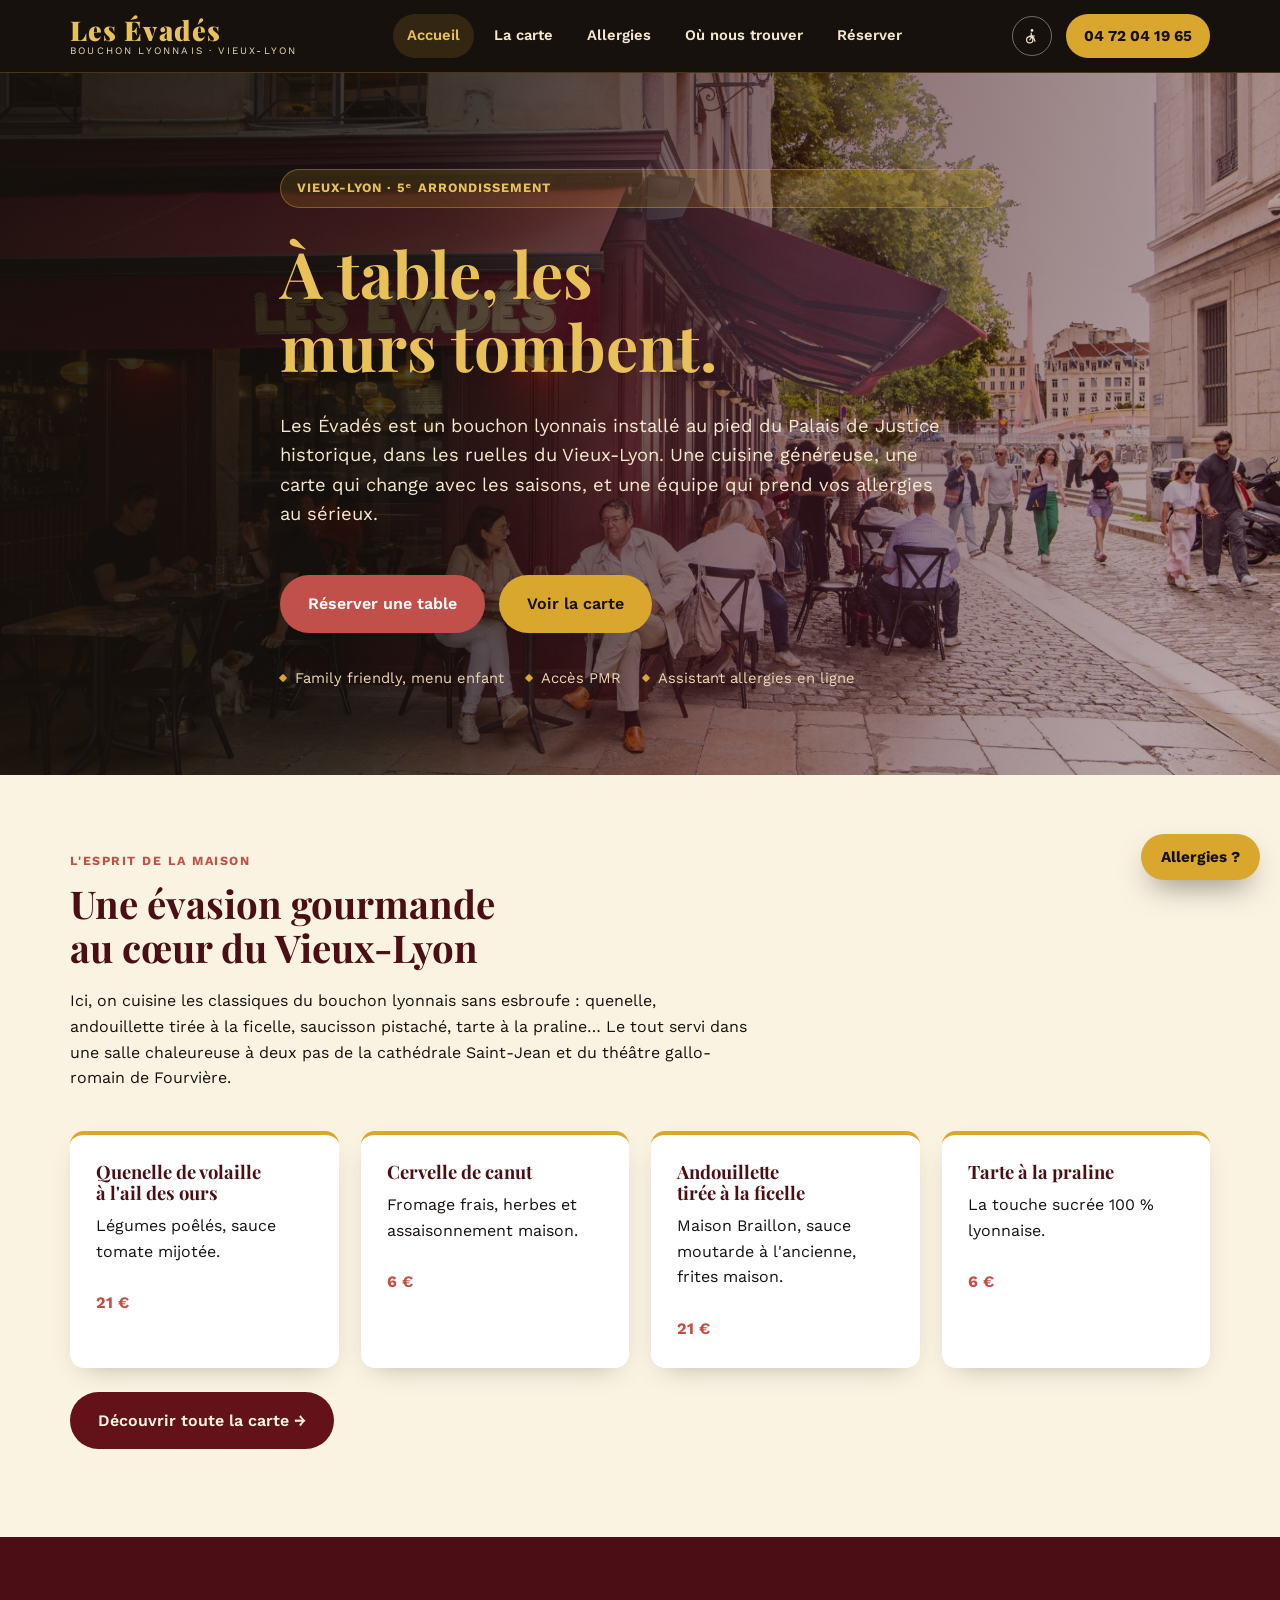
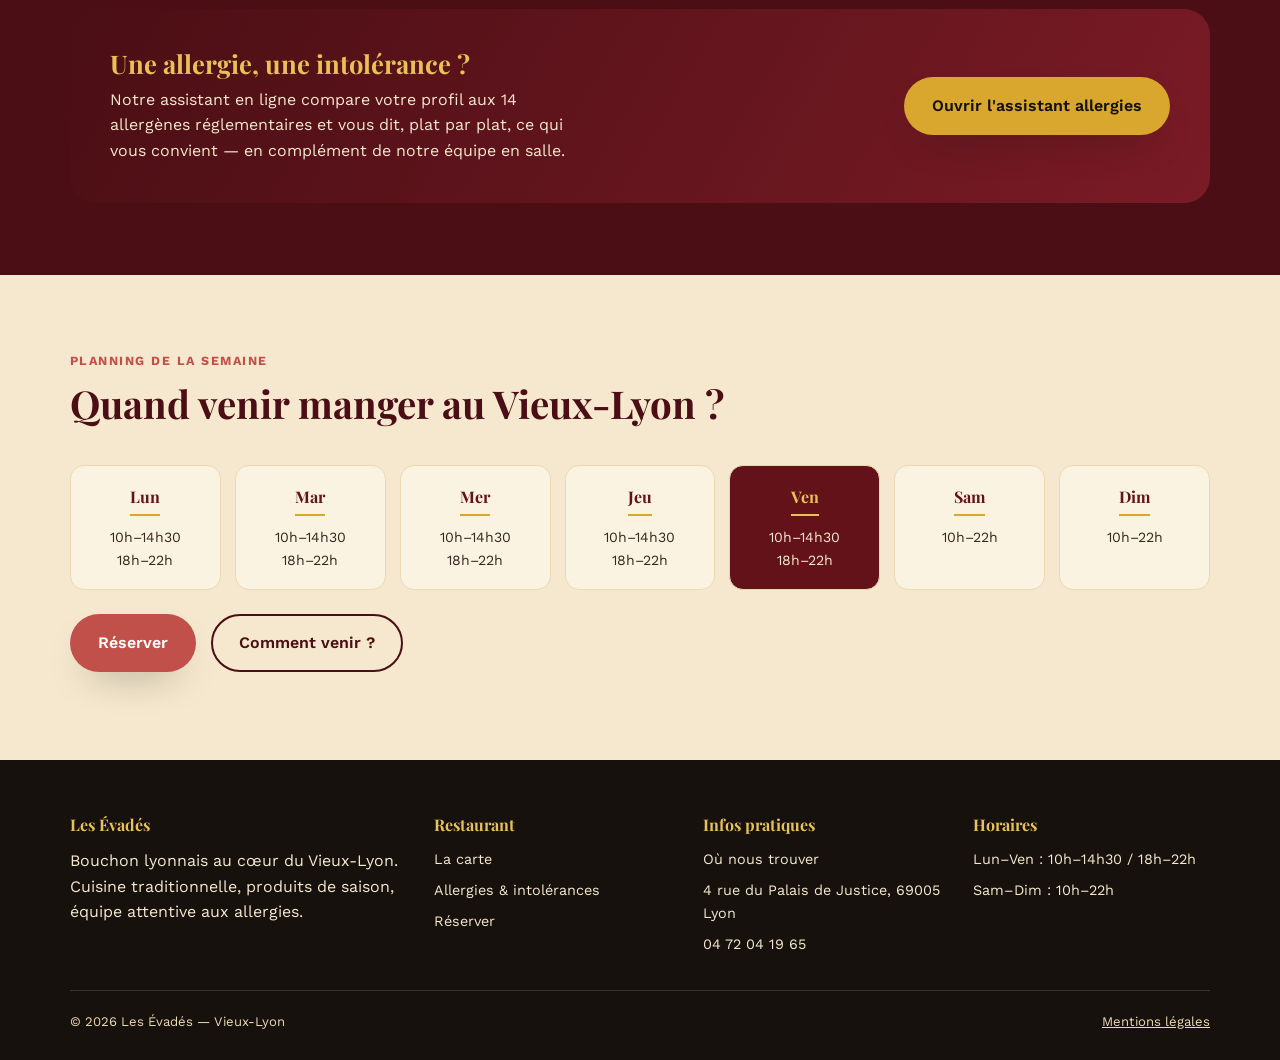
<file: index.html>
<!doctype html>
<html lang="fr">
<head>
  <meta charset="UTF-8">
  <meta name="viewport" content="width=device-width, initial-scale=1">
  <title>Les Évadés – Bouchon Lyonnais au Vieux-Lyon | Restaurant 5ᵉ arrondissement</title>
  <meta name="description" content="Les Évadés, bouchon lyonnais authentique au cœur du Vieux-Lyon, 4 rue du Palais de Justice (69005). Cuisine traditionnelle, menu enfant, accès PMR et assistant allergies en ligne. Réservez au 04 72 04 19 65.">
  <link rel="canonical" href="https://www.lesevades-restaurant.fr/">
  <meta name="robots" content="index, follow">

  <meta property="og:type" content="restaurant">
  <meta property="og:site_name" content="Les Évadés">
  <meta property="og:title" content="Les Évadés – Bouchon Lyonnais au Vieux-Lyon">
  <meta property="og:description" content="Cuisine lyonnaise traditionnelle au cœur du Vieux-Lyon. Carte de saison, menu enfant, accès PMR, et un assistant allergies pour manger l'esprit tranquille.">
  <meta property="og:url" content="https://www.lesevades-restaurant.fr/">
  <meta property="og:locale" content="fr_FR">
  <meta name="twitter:card" content="summary">

  <link rel="icon" type="image/svg+xml" href="assets/img/favicon.svg">
  <link rel="preconnect" href="https://fonts.googleapis.com">
  <link rel="preconnect" href="https://fonts.gstatic.com" crossorigin>
  <link href="https://fonts.googleapis.com/css2?family=Playfair+Display:wght@700;900&family=Work+Sans:wght@400;500;600;700&display=swap" rel="stylesheet">
  <link rel="stylesheet" href="assets/css/style.css">

  <script type="application/ld+json">
  {
    "@context": "https://schema.org",
    "@type": "Restaurant",
    "@id": "https://www.lesevades-restaurant.fr/#restaurant",
    "name": "Les Évadés",
    "description": "Bouchon lyonnais traditionnel au cœur du Vieux-Lyon, cuisine de saison, menu enfant et accès PMR.",
    "servesCuisine": ["Française", "Lyonnaise", "Bouchon lyonnais"],
    "priceRange": "€€",
    "telephone": "+33472041965",
    "url": "https://www.lesevades-restaurant.fr/",
    "menu": "https://www.lesevades-restaurant.fr/carte.html",
    "acceptsReservations": "True",
    "address": {
      "@type": "PostalAddress",
      "streetAddress": "4 rue du Palais de Justice",
      "addressLocality": "Lyon",
      "postalCode": "69005",
      "addressRegion": "Auvergne-Rhône-Alpes",
      "addressCountry": "FR"
    },
    "geo": {
      "@type": "GeoCoordinates",
      "latitude": 45.7627,
      "longitude": 4.8267
    },
    "openingHoursSpecification": [
      {
        "@type": "OpeningHoursSpecification",
        "dayOfWeek": ["Monday", "Tuesday", "Wednesday", "Thursday", "Friday"],
        "opens": "10:00",
        "closes": "14:30"
      },
      {
        "@type": "OpeningHoursSpecification",
        "dayOfWeek": ["Monday", "Tuesday", "Wednesday", "Thursday", "Friday"],
        "opens": "18:00",
        "closes": "22:00"
      },
      {
        "@type": "OpeningHoursSpecification",
        "dayOfWeek": ["Saturday", "Sunday"],
        "opens": "10:00",
        "closes": "22:00"
      }
    ],
    "amenityFeature": [
      { "@type": "LocationFeatureSpecification", "name": "Accès PMR", "value": true },
      { "@type": "LocationFeatureSpecification", "name": "Menu enfant", "value": true }
    ]
  }
  </script>
</head>
<body>
  <a class="skip-link" href="#main">Aller au contenu</a>

  <header class="site-header">
    <div class="container header-inner">
      <a href="index.html" class="logo">
        <span class="logo-mark">Les Évadés</span>
        <span class="logo-sub">Bouchon lyonnais · Vieux-Lyon</span>
      </a>
      <button class="nav-toggle" aria-label="Ouvrir le menu" aria-expanded="false"><svg viewBox="0 0 24 24" width="20" height="20" aria-hidden="true" focusable="false"><path d="M4 7h16M4 12h16M4 17h16" fill="none" stroke="currentColor" stroke-width="2" stroke-linecap="round"/></svg></button>
      <nav class="main-nav" aria-label="Navigation principale">
        <a href="index.html" aria-current="page">Accueil</a>
        <a href="carte.html">La carte</a>
        <a href="allergies.html">Allergies</a>
        <a href="acces.html">Où nous trouver</a>
        <a href="reservation.html">Réserver</a>
      </nav>
      <div class="header-actions">
        <span class="pmr-badge" title="Accès PMR" aria-label="Accès personnes à mobilité réduite"><svg class="pmr-icon" viewBox="0 0 24 24" width="18" height="18" aria-hidden="true" focusable="false"><circle cx="12" cy="4.5" r="1.8" fill="currentColor"/><path d="M11 8v4l3 2 2 5" fill="none" stroke="currentColor" stroke-width="1.6" stroke-linecap="round" stroke-linejoin="round"/><path d="M9 12h6" fill="none" stroke="currentColor" stroke-width="1.6" stroke-linecap="round"/><circle cx="9" cy="17" r="4.2" fill="none" stroke="currentColor" stroke-width="1.6"/><path d="M9 17l4-5" fill="none" stroke="currentColor" stroke-width="1.6" stroke-linecap="round"/></svg></span>
        <a class="phone-pill" href="tel:+33472041965">04 72 04 19 65</a>
      </div>
    </div>
  </header>

  <main id="main">
    <section class="hero">
      <div class="container hero-inner">
        <span class="hero-kicker">Vieux-Lyon · 5ᵉ arrondissement</span>
        <h1>À table, les murs tombent.</h1>
        <p class="lead">Les Évadés est un bouchon lyonnais installé au pied du Palais de Justice historique, dans les ruelles du Vieux-Lyon. Une cuisine généreuse, une carte qui change avec les saisons, et une équipe qui prend vos allergies au sérieux.</p>
        <div class="hero-ctas">
          <a href="reservation.html" class="btn btn-primary">Réserver une table</a>
          <a href="carte.html" class="btn btn-gold">Voir la carte</a>
        </div>
        <ul class="hero-badges">
          <li>Family friendly, menu enfant</li>
          <li>Accès PMR</li>
          <li>Assistant allergies en ligne</li>
        </ul>
      </div>
    </section>

    <section>
      <div class="container">
        <div class="section-head">
          <span class="eyebrow">L'esprit de la maison</span>
          <h2>Une évasion gourmande au cœur du Vieux-Lyon</h2>
          <p>Ici, on cuisine les classiques du bouchon lyonnais sans esbroufe : quenelle, andouillette tirée à la ficelle, saucisson pistaché, tarte à la praline… Le tout servi dans une salle chaleureuse à deux pas de la cathédrale Saint-Jean et du théâtre gallo-romain de Fourvière.</p>
        </div>
        <div class="dish-grid">
          <article class="dish-card">
            <h3>Quenelle de volaille à l'ail des ours</h3>
            <p>Légumes poêlés, sauce tomate mijotée.</p>
            <span class="price">21 €</span>
          </article>
          <article class="dish-card">
            <h3>Cervelle de canut</h3>
            <p>Fromage frais, herbes et assaisonnement maison.</p>
            <span class="price">6 €</span>
          </article>
          <article class="dish-card">
            <h3>Andouillette tirée à la ficelle</h3>
            <p>Maison Braillon, sauce moutarde à l'ancienne, frites maison.</p>
            <span class="price">21 €</span>
          </article>
          <article class="dish-card">
            <h3>Tarte à la praline</h3>
            <p>La touche sucrée 100 % lyonnaise.</p>
            <span class="price">6 €</span>
          </article>
        </div>
        <p style="margin-top:24px;"><a href="carte.html" class="btn btn-dark">Découvrir toute la carte →</a></p>
      </div>
    </section>

    <section class="section-maroon">
      <div class="container">
        <div class="allergy-banner">
          <div>
            <h2>Une allergie, une intolérance ?</h2>
            <p>Notre assistant en ligne compare votre profil aux 14 allergènes réglementaires et vous dit, plat par plat, ce qui vous convient — en complément de notre équipe en salle.</p>
          </div>
          <a href="allergies.html" class="btn btn-gold">Ouvrir l'assistant allergies</a>
        </div>
      </div>
    </section>

    <section class="section-cream">
      <div class="container">
        <div class="section-head">
          <span class="eyebrow">Planning de la semaine</span>
          <h2>Quand venir manger au Vieux-Lyon ?</h2>
        </div>
        <div class="hours-grid">
          <div class="hours-card" data-day="1"><span class="day">Lun</span><span class="slot">10h–14h30</span><span class="slot">18h–22h</span></div>
          <div class="hours-card" data-day="2"><span class="day">Mar</span><span class="slot">10h–14h30</span><span class="slot">18h–22h</span></div>
          <div class="hours-card" data-day="3"><span class="day">Mer</span><span class="slot">10h–14h30</span><span class="slot">18h–22h</span></div>
          <div class="hours-card" data-day="4"><span class="day">Jeu</span><span class="slot">10h–14h30</span><span class="slot">18h–22h</span></div>
          <div class="hours-card" data-day="5"><span class="day">Ven</span><span class="slot">10h–14h30</span><span class="slot">18h–22h</span></div>
          <div class="hours-card" data-day="6"><span class="day">Sam</span><span class="slot">10h–22h</span></div>
          <div class="hours-card" data-day="7"><span class="day">Dim</span><span class="slot">10h–22h</span></div>
        </div>
        <p style="margin-top:24px;"><a href="reservation.html" class="btn btn-primary">Réserver</a> <a href="acces.html" class="btn btn-outline" style="color:var(--maroon-900);border-color:var(--maroon-900);margin-left:10px;">Comment venir ?</a></p>
      </div>
    </section>
  </main>

  <footer class="site-footer">
    <div class="container">
      <div class="footer-grid">
        <div>
          <h4>Les Évadés</h4>
          <p>Bouchon lyonnais au cœur du Vieux-Lyon. Cuisine traditionnelle, produits de saison, équipe attentive aux allergies.</p>
        </div>
        <div>
          <h4>Restaurant</h4>
          <ul>
            <li><a href="carte.html">La carte</a></li>
            <li><a href="allergies.html">Allergies &amp; intolérances</a></li>
            <li><a href="reservation.html">Réserver</a></li>
          </ul>
        </div>
        <div>
          <h4>Infos pratiques</h4>
          <ul>
            <li><a href="acces.html">Où nous trouver</a></li>
            <li>4 rue du Palais de Justice, 69005 Lyon</li>
            <li><a href="tel:+33472041965">04 72 04 19 65</a></li>
          </ul>
        </div>
        <div>
          <h4>Horaires</h4>
          <ul>
            <li>Lun–Ven : 10h–14h30 / 18h–22h</li>
            <li>Sam–Dim : 10h–22h</li>
          </ul>
        </div>
      </div>
      <div class="footer-bottom">
        <span>&copy; <span id="year"></span> Les Évadés — Vieux-Lyon</span>
        <a href="mentions-legales.html">Mentions légales</a>
      </div>
    </div>
  </footer>

  <script>document.getElementById('year').textContent = new Date().getFullYear();</script>
  <script src="assets/js/main.js"></script>
  <script src="assets/js/allergy-checker.js"></script>
</body>
</html>
</file>
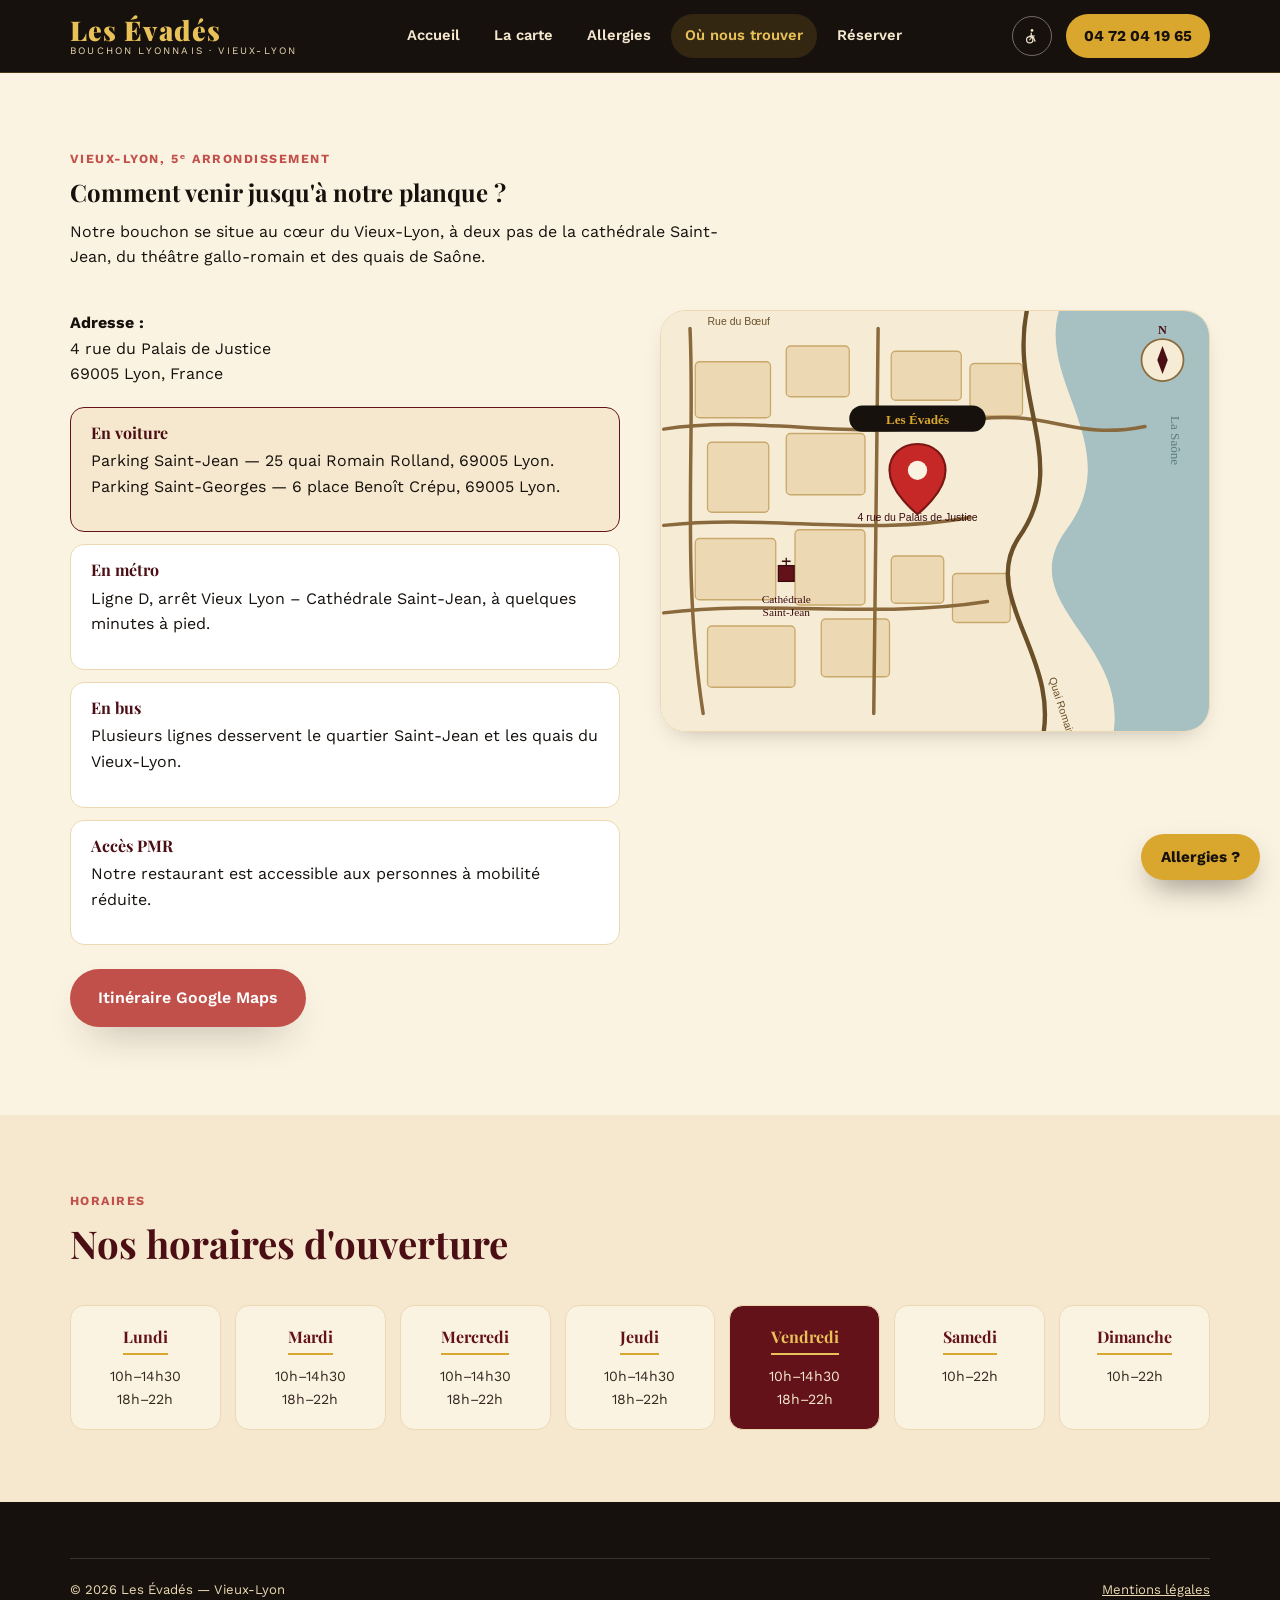
<file: acces.html>
<!doctype html>
<html lang="fr">
<head>
  <meta charset="UTF-8">
  <meta name="viewport" content="width=device-width, initial-scale=1">
  <title>Où nous trouver – Les Évadés | Restaurant 4 rue du Palais de Justice, Vieux-Lyon</title>
  <meta name="description" content="Les Évadés vous accueillent au 4 rue du Palais de Justice, 69005 Lyon, en plein Vieux-Lyon. Accès en voiture, métro ou bus, parkings à proximité, accès PMR.">
  <link rel="canonical" href="https://www.lesevades-restaurant.fr/acces.html">
  <meta name="robots" content="index, follow">
  <meta property="og:type" content="website">
  <meta property="og:title" content="Où nous trouver – Les Évadés">
  <meta property="og:description" content="Restaurant Les Évadés, 4 rue du Palais de Justice, 69005 Lyon — au cœur du Vieux-Lyon.">
  <meta property="og:url" content="https://www.lesevades-restaurant.fr/acces.html">
  <link rel="icon" type="image/svg+xml" href="assets/img/favicon.svg">
  <link rel="preconnect" href="https://fonts.googleapis.com">
  <link rel="preconnect" href="https://fonts.gstatic.com" crossorigin>
  <link href="https://fonts.googleapis.com/css2?family=Playfair+Display:wght@700;900&family=Work+Sans:wght@400;500;600;700&display=swap" rel="stylesheet">
  <link rel="stylesheet" href="assets/css/style.css">
</head>
<body>
  <a class="skip-link" href="#main">Aller au contenu</a>

  <header class="site-header">
    <div class="container header-inner">
      <a href="index.html" class="logo">
        <span class="logo-mark">Les Évadés</span>
        <span class="logo-sub">Bouchon lyonnais · Vieux-Lyon</span>
      </a>
      <button class="nav-toggle" aria-label="Ouvrir le menu" aria-expanded="false"><svg viewBox="0 0 24 24" width="20" height="20" aria-hidden="true" focusable="false"><path d="M4 7h16M4 12h16M4 17h16" fill="none" stroke="currentColor" stroke-width="2" stroke-linecap="round"/></svg></button>
      <nav class="main-nav" aria-label="Navigation principale">
        <a href="index.html">Accueil</a>
        <a href="carte.html">La carte</a>
        <a href="allergies.html">Allergies</a>
        <a href="acces.html" aria-current="page">Où nous trouver</a>
        <a href="reservation.html">Réserver</a>
      </nav>
      <div class="header-actions">
        <span class="pmr-badge" title="Accès PMR" aria-label="Accès personnes à mobilité réduite"><svg class="pmr-icon" viewBox="0 0 24 24" width="18" height="18" aria-hidden="true" focusable="false"><circle cx="12" cy="4.5" r="1.8" fill="currentColor"/><path d="M11 8v4l3 2 2 5" fill="none" stroke="currentColor" stroke-width="1.6" stroke-linecap="round" stroke-linejoin="round"/><path d="M9 12h6" fill="none" stroke="currentColor" stroke-width="1.6" stroke-linecap="round"/><circle cx="9" cy="17" r="4.2" fill="none" stroke="currentColor" stroke-width="1.6"/><path d="M9 17l4-5" fill="none" stroke="currentColor" stroke-width="1.6" stroke-linecap="round"/></svg></span>
        <a class="phone-pill" href="tel:+33472041965">04 72 04 19 65</a>
      </div>
    </div>
  </header>

  <main id="main">
    <section>
      <div class="container">
        <div class="section-head">
          <span class="eyebrow">Vieux-Lyon, 5ᵉ arrondissement</span>
          <h1>Comment venir jusqu'à notre planque ?</h1>
          <p>Notre bouchon se situe au cœur du Vieux-Lyon, à deux pas de la cathédrale Saint-Jean, du théâtre gallo-romain et des quais de Saône.</p>
        </div>

        <div class="access-grid">
          <div>
            <p><strong>Adresse :</strong><br>4 rue du Palais de Justice<br>69005 Lyon, France</p>

            <div class="access-modes">
              <div class="access-mode active">
                <h3>En voiture</h3>
                <p>Parking Saint-Jean — 25 quai Romain Rolland, 69005 Lyon.<br>Parking Saint-Georges — 6 place Benoît Crépu, 69005 Lyon.</p>
              </div>
              <div class="access-mode">
                <h3>En métro</h3>
                <p>Ligne D, arrêt Vieux Lyon – Cathédrale Saint-Jean, à quelques minutes à pied.</p>
              </div>
              <div class="access-mode">
                <h3>En bus</h3>
                <p>Plusieurs lignes desservent le quartier Saint-Jean et les quais du Vieux-Lyon.</p>
              </div>
              <div class="access-mode">
                <h3>Accès PMR</h3>
                <p>Notre restaurant est accessible aux personnes à mobilité réduite.</p>
              </div>
            </div>

            <p style="margin-top:24px;"><a class="btn btn-primary" href="https://www.google.com/maps/dir/?api=1&destination=4+rue+du+Palais+de+Justice,+69005+Lyon" rel="noopener" target="_blank">Itinéraire Google Maps</a></p>
          </div>

          <div class="map-frame">
            <img
              src="assets/img/plan-acces.svg"
              alt="Plan schématique du Vieux-Lyon situant le restaurant Les Évadés au 4 rue du Palais de Justice, repéré par un point rouge, entre la Saône et la cathédrale Saint-Jean"
              loading="lazy">
          </div>
        </div>
      </div>
    </section>

    <section class="section-cream">
      <div class="container">
        <div class="section-head">
          <span class="eyebrow">Horaires</span>
          <h2>Nos horaires d'ouverture</h2>
        </div>
        <div class="hours-grid">
          <div class="hours-card" data-day="1"><span class="day">Lundi</span><span class="slot">10h–14h30</span><span class="slot">18h–22h</span></div>
          <div class="hours-card" data-day="2"><span class="day">Mardi</span><span class="slot">10h–14h30</span><span class="slot">18h–22h</span></div>
          <div class="hours-card" data-day="3"><span class="day">Mercredi</span><span class="slot">10h–14h30</span><span class="slot">18h–22h</span></div>
          <div class="hours-card" data-day="4"><span class="day">Jeudi</span><span class="slot">10h–14h30</span><span class="slot">18h–22h</span></div>
          <div class="hours-card" data-day="5"><span class="day">Vendredi</span><span class="slot">10h–14h30</span><span class="slot">18h–22h</span></div>
          <div class="hours-card" data-day="6"><span class="day">Samedi</span><span class="slot">10h–22h</span></div>
          <div class="hours-card" data-day="7"><span class="day">Dimanche</span><span class="slot">10h–22h</span></div>
        </div>
      </div>
    </section>
  </main>

  <footer class="site-footer">
    <div class="container">
      <div class="footer-bottom">
        <span>&copy; <span id="year"></span> Les Évadés — Vieux-Lyon</span>
        <a href="mentions-legales.html">Mentions légales</a>
      </div>
    </div>
  </footer>

  <script>document.getElementById('year').textContent = new Date().getFullYear();</script>
  <script src="assets/js/main.js"></script>
  <script src="assets/js/allergy-checker.js"></script>
</body>
</html>
</file>
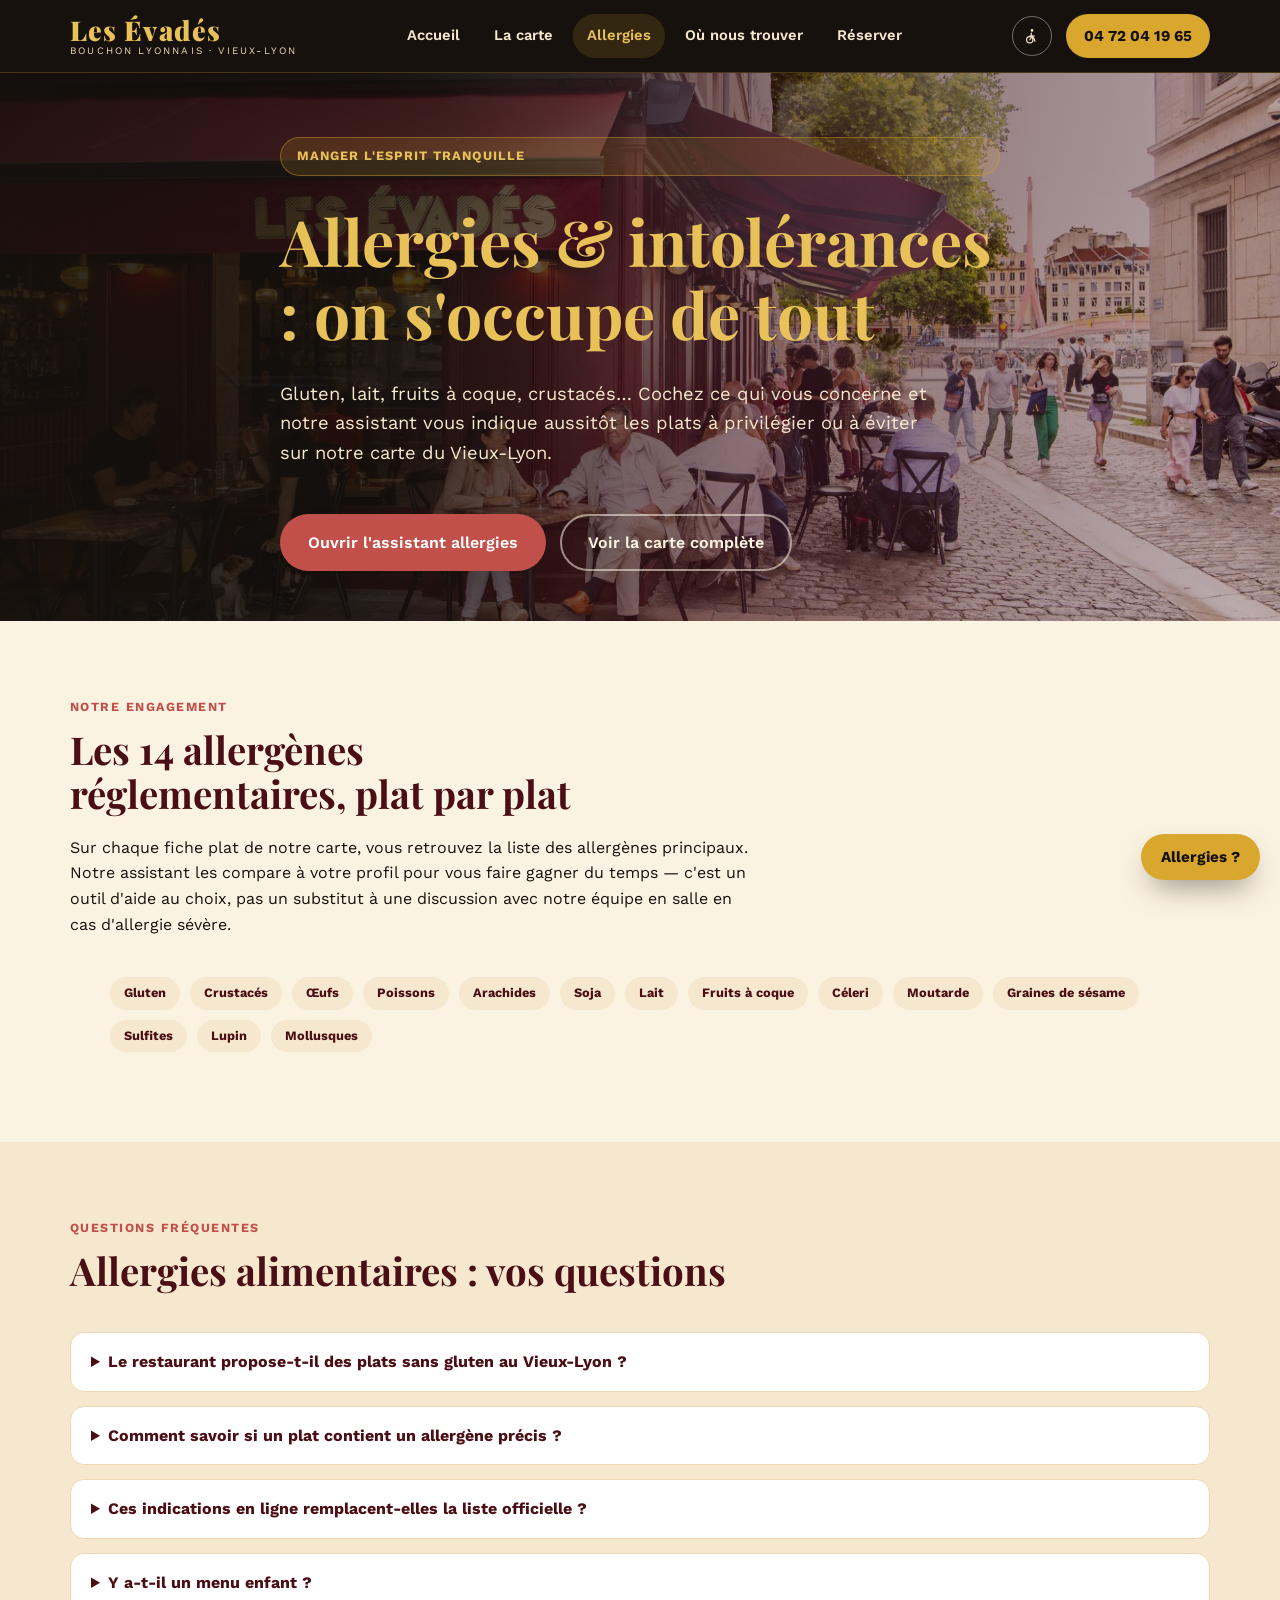
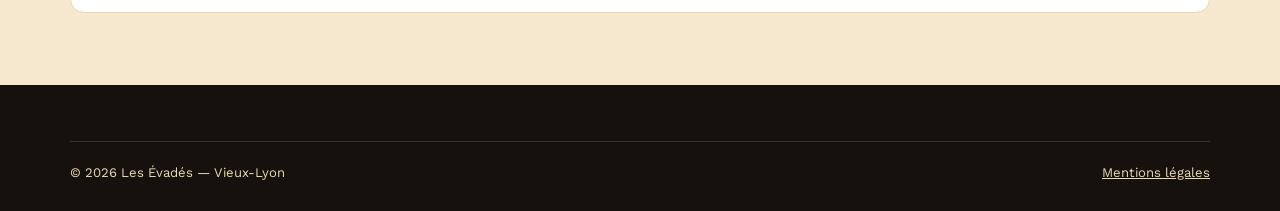
<file: allergies.html>
<!doctype html>
<html lang="fr">
<head>
  <meta charset="UTF-8">
  <meta name="viewport" content="width=device-width, initial-scale=1">
  <title>Allergies &amp; Intolérances – Les Évadés | Restaurant Vieux-Lyon</title>
  <meta name="description" content="Allergies ou intolérances alimentaires ? Les Évadés, bouchon lyonnais du Vieux-Lyon, vous aide à choisir votre plat en toute sécurité grâce à un assistant interactif basé sur les 14 allergènes réglementaires.">
  <link rel="canonical" href="https://www.lesevades-restaurant.fr/allergies.html">
  <meta name="robots" content="index, follow">
  <meta property="og:type" content="website">
  <meta property="og:title" content="Allergies &amp; Intolérances – Les Évadés">
  <meta property="og:description" content="Un restaurant du Vieux-Lyon qui prend vos allergies au sérieux : assistant interactif et équipe formée aux 14 allergènes réglementaires.">
  <meta property="og:url" content="https://www.lesevades-restaurant.fr/allergies.html">
  <link rel="icon" type="image/svg+xml" href="assets/img/favicon.svg">
  <link rel="preconnect" href="https://fonts.googleapis.com">
  <link rel="preconnect" href="https://fonts.gstatic.com" crossorigin>
  <link href="https://fonts.googleapis.com/css2?family=Playfair+Display:wght@700;900&family=Work+Sans:wght@400;500;600;700&display=swap" rel="stylesheet">
  <link rel="stylesheet" href="assets/css/style.css">

  <script type="application/ld+json">
  {
    "@context": "https://schema.org",
    "@type": "FAQPage",
    "mainEntity": [
      {
        "@type": "Question",
        "name": "Le restaurant Les Évadés propose-t-il des plats sans gluten au Vieux-Lyon ?",
        "acceptedAnswer": {
          "@type": "Answer",
          "text": "Plusieurs plats de notre carte, comme les poivrons marinés ou certains fromages, ne contiennent pas de gluten dans leur recette de base. Utilisez notre assistant allergies pour filtrer la carte, puis confirmez votre choix avec notre équipe en salle."
        }
      },
      {
        "@type": "Question",
        "name": "Comment savoir si un plat de la carte contient un allergène ?",
        "acceptedAnswer": {
          "@type": "Answer",
          "text": "Chaque plat de notre carte affiche ses allergènes potentiels. Vous pouvez aussi cocher vos allergies dans notre assistant en ligne pour voir en un coup d'œil les plats compatibles et ceux à éviter."
        }
      },
      {
        "@type": "Question",
        "name": "Les indications d'allergènes en ligne remplacent-elles la liste officielle ?",
        "acceptedAnswer": {
          "@type": "Answer",
          "text": "Non. L'assistant en ligne est une aide au choix basée sur nos recettes habituelles. La liste officielle et à jour des 14 allergènes reste disponible en salle sur simple demande, et notre équipe en cuisine reste à votre écoute pour toute allergie sévère."
        }
      },
      {
        "@type": "Question",
        "name": "Le restaurant a-t-il un menu enfant ?",
        "acceptedAnswer": {
          "@type": "Answer",
          "text": "Oui, notre menu « Pour les Gones » à 12 € comprend saucisse-purée, croque-monsieur ou poisson pané, servi avec frites maison et un sirop."
        }
      }
    ]
  }
  </script>
</head>
<body>
  <a class="skip-link" href="#main">Aller au contenu</a>

  <header class="site-header">
    <div class="container header-inner">
      <a href="index.html" class="logo">
        <span class="logo-mark">Les Évadés</span>
        <span class="logo-sub">Bouchon lyonnais · Vieux-Lyon</span>
      </a>
      <button class="nav-toggle" aria-label="Ouvrir le menu" aria-expanded="false"><svg viewBox="0 0 24 24" width="20" height="20" aria-hidden="true" focusable="false"><path d="M4 7h16M4 12h16M4 17h16" fill="none" stroke="currentColor" stroke-width="2" stroke-linecap="round"/></svg></button>
      <nav class="main-nav" aria-label="Navigation principale">
        <a href="index.html">Accueil</a>
        <a href="carte.html">La carte</a>
        <a href="allergies.html" aria-current="page">Allergies</a>
        <a href="acces.html">Où nous trouver</a>
        <a href="reservation.html">Réserver</a>
      </nav>
      <div class="header-actions">
        <span class="pmr-badge" title="Accès PMR" aria-label="Accès personnes à mobilité réduite"><svg class="pmr-icon" viewBox="0 0 24 24" width="18" height="18" aria-hidden="true" focusable="false"><circle cx="12" cy="4.5" r="1.8" fill="currentColor"/><path d="M11 8v4l3 2 2 5" fill="none" stroke="currentColor" stroke-width="1.6" stroke-linecap="round" stroke-linejoin="round"/><path d="M9 12h6" fill="none" stroke="currentColor" stroke-width="1.6" stroke-linecap="round"/><circle cx="9" cy="17" r="4.2" fill="none" stroke="currentColor" stroke-width="1.6"/><path d="M9 17l4-5" fill="none" stroke="currentColor" stroke-width="1.6" stroke-linecap="round"/></svg></span>
        <a class="phone-pill" href="tel:+33472041965">04 72 04 19 65</a>
      </div>
    </div>
  </header>

  <main id="main">
    <section class="hero" style="padding-block:64px 50px;">
      <div class="container hero-inner">
        <span class="hero-kicker">Manger l'esprit tranquille</span>
        <h1>Allergies &amp; intolérances : on s'occupe de tout</h1>
        <p class="lead">Gluten, lait, fruits à coque, crustacés… Cochez ce qui vous concerne et notre assistant vous indique aussitôt les plats à privilégier ou à éviter sur notre carte du Vieux-Lyon.</p>
        <div class="hero-ctas">
          <button type="button" class="btn btn-primary" onclick="document.getElementById('allergyFab').click()">Ouvrir l'assistant allergies</button>
          <a href="carte.html" class="btn btn-outline">Voir la carte complète</a>
        </div>
      </div>
    </section>

    <section>
      <div class="container">
        <div class="section-head">
          <span class="eyebrow">Notre engagement</span>
          <h2>Les 14 allergènes réglementaires, plat par plat</h2>
          <p>Sur chaque fiche plat de notre carte, vous retrouvez la liste des allergènes principaux. Notre assistant les compare à votre profil pour vous faire gagner du temps — c'est un outil d'aide au choix, pas un substitut à une discussion avec notre équipe en salle en cas d'allergie sévère.</p>
        </div>
        <ul class="tag-list" aria-label="Liste des 14 allergènes réglementaires">
          <li>Gluten</li>
          <li>Crustacés</li>
          <li>Œufs</li>
          <li>Poissons</li>
          <li>Arachides</li>
          <li>Soja</li>
          <li>Lait</li>
          <li>Fruits à coque</li>
          <li>Céleri</li>
          <li>Moutarde</li>
          <li>Graines de sésame</li>
          <li>Sulfites</li>
          <li>Lupin</li>
          <li>Mollusques</li>
        </ul>
      </div>
    </section>

    <section class="section-cream">
      <div class="container">
        <div class="section-head">
          <span class="eyebrow">Questions fréquentes</span>
          <h2>Allergies alimentaires : vos questions</h2>
        </div>
        <div class="faq">
          <details>
            <summary>Le restaurant propose-t-il des plats sans gluten au Vieux-Lyon ?</summary>
            <p>Plusieurs plats de notre carte, comme les poivrons marinés ou certains fromages, ne contiennent pas de gluten dans leur recette de base. Utilisez l'assistant pour filtrer la carte, puis confirmez votre choix avec notre équipe en salle.</p>
          </details>
          <details>
            <summary>Comment savoir si un plat contient un allergène précis ?</summary>
            <p>Chaque plat de notre carte affiche ses allergènes potentiels. Vous pouvez aussi cocher vos allergies dans l'assistant pour voir en un coup d'œil les plats compatibles et ceux à éviter.</p>
          </details>
          <details>
            <summary>Ces indications en ligne remplacent-elles la liste officielle ?</summary>
            <p>Non. L'assistant est une aide au choix basée sur nos recettes habituelles, qui peuvent évoluer selon les approvisionnements. La liste officielle et à jour reste disponible en salle sur simple demande.</p>
          </details>
          <details>
            <summary>Y a-t-il un menu enfant ?</summary>
            <p>Oui : le menu « Pour les Gones » à 12 € (saucisse-purée, croque-monsieur ou poisson pané, frites maison et sirop).</p>
          </details>
        </div>
      </div>
    </section>
  </main>

  <footer class="site-footer">
    <div class="container">
      <div class="footer-bottom">
        <span>&copy; <span id="year"></span> Les Évadés — Vieux-Lyon</span>
        <a href="mentions-legales.html">Mentions légales</a>
      </div>
    </div>
  </footer>

  <script>document.getElementById('year').textContent = new Date().getFullYear();</script>
  <script src="assets/js/main.js"></script>
  <script src="assets/js/allergy-checker.js"></script>
</body>
</html>
</file>
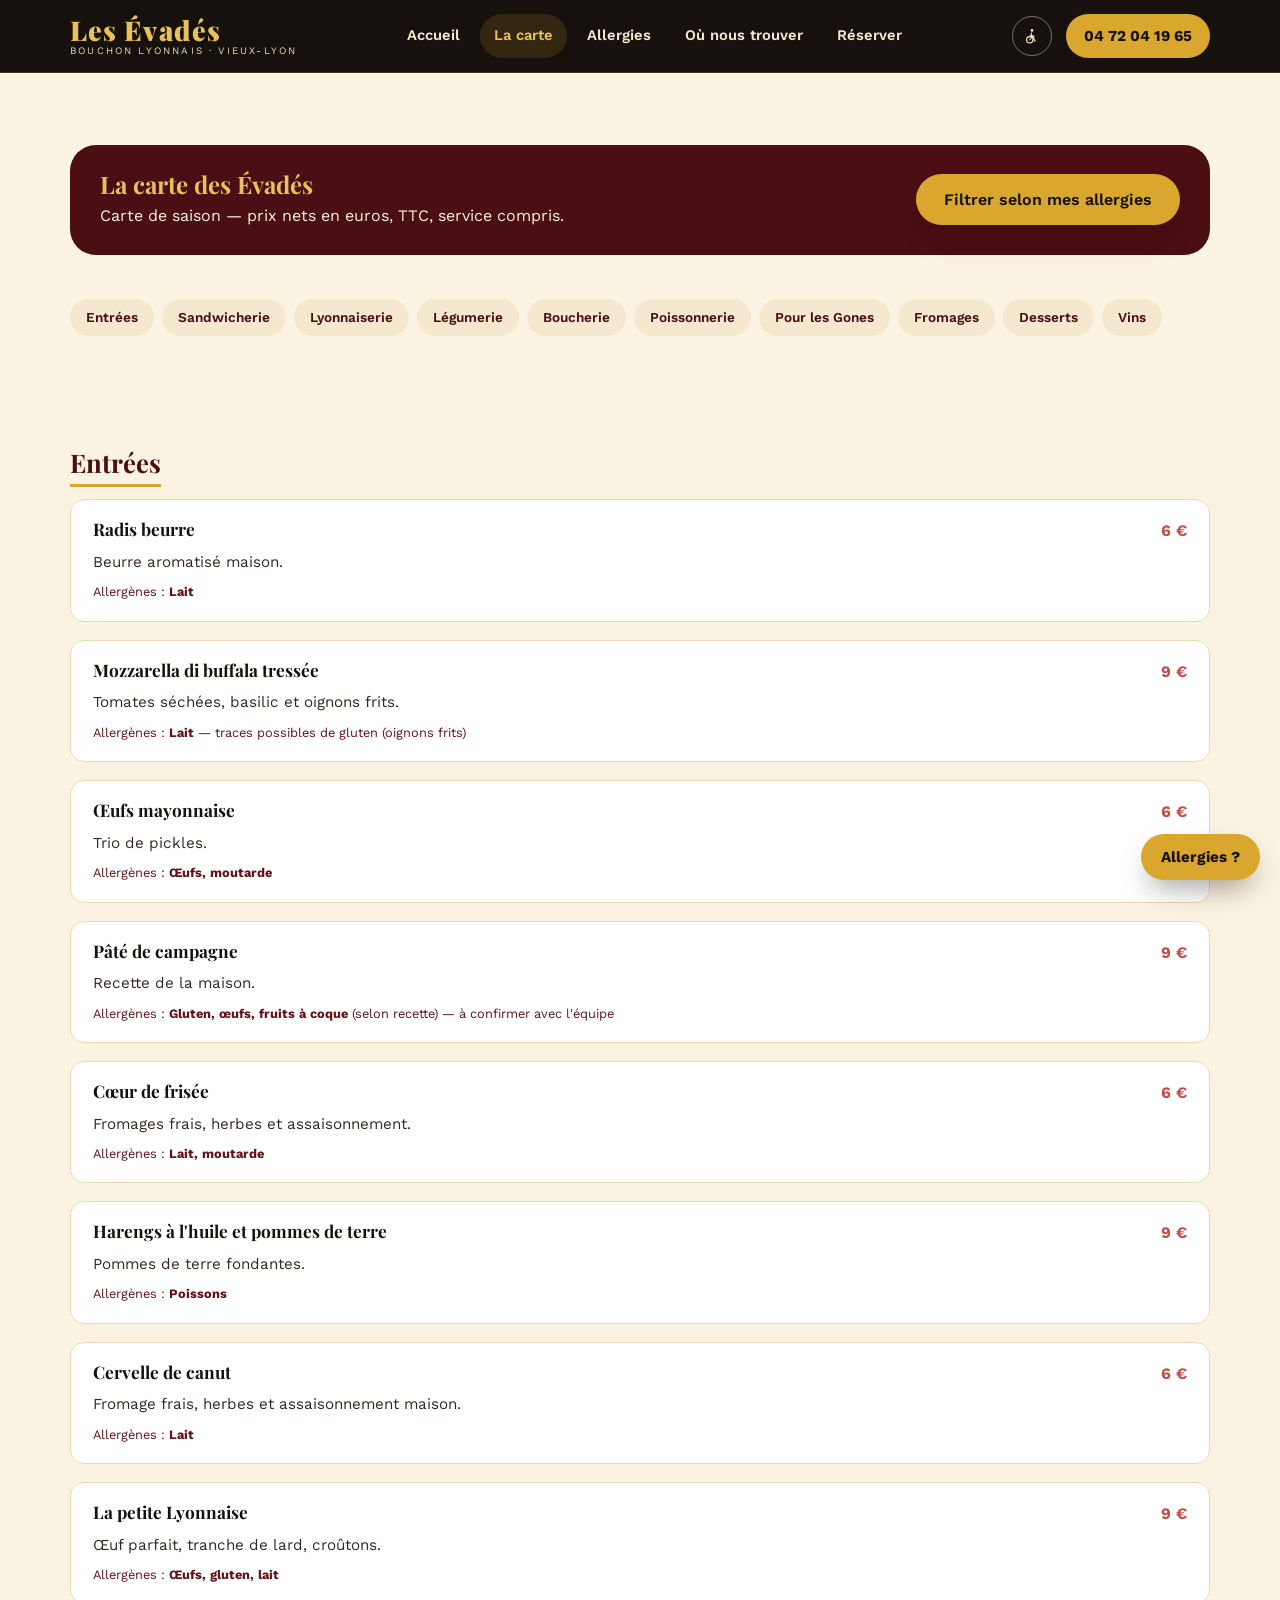
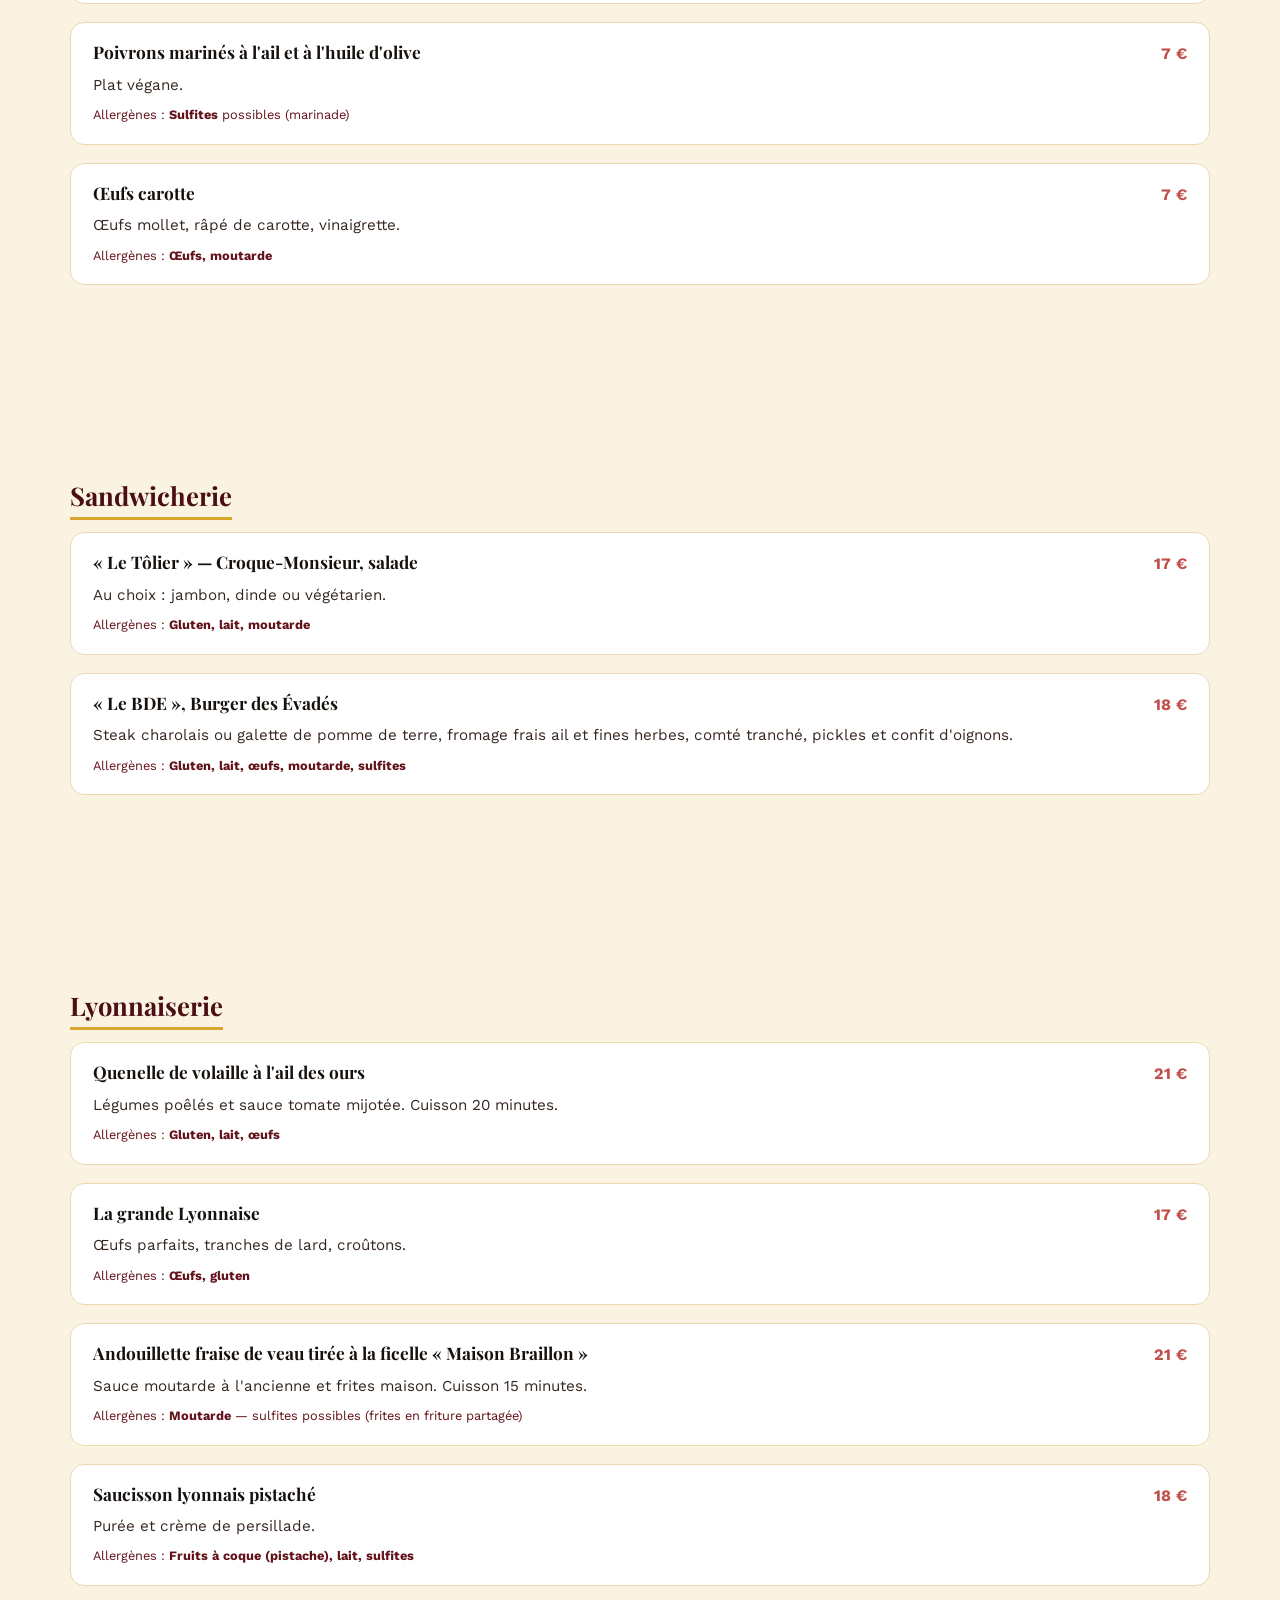
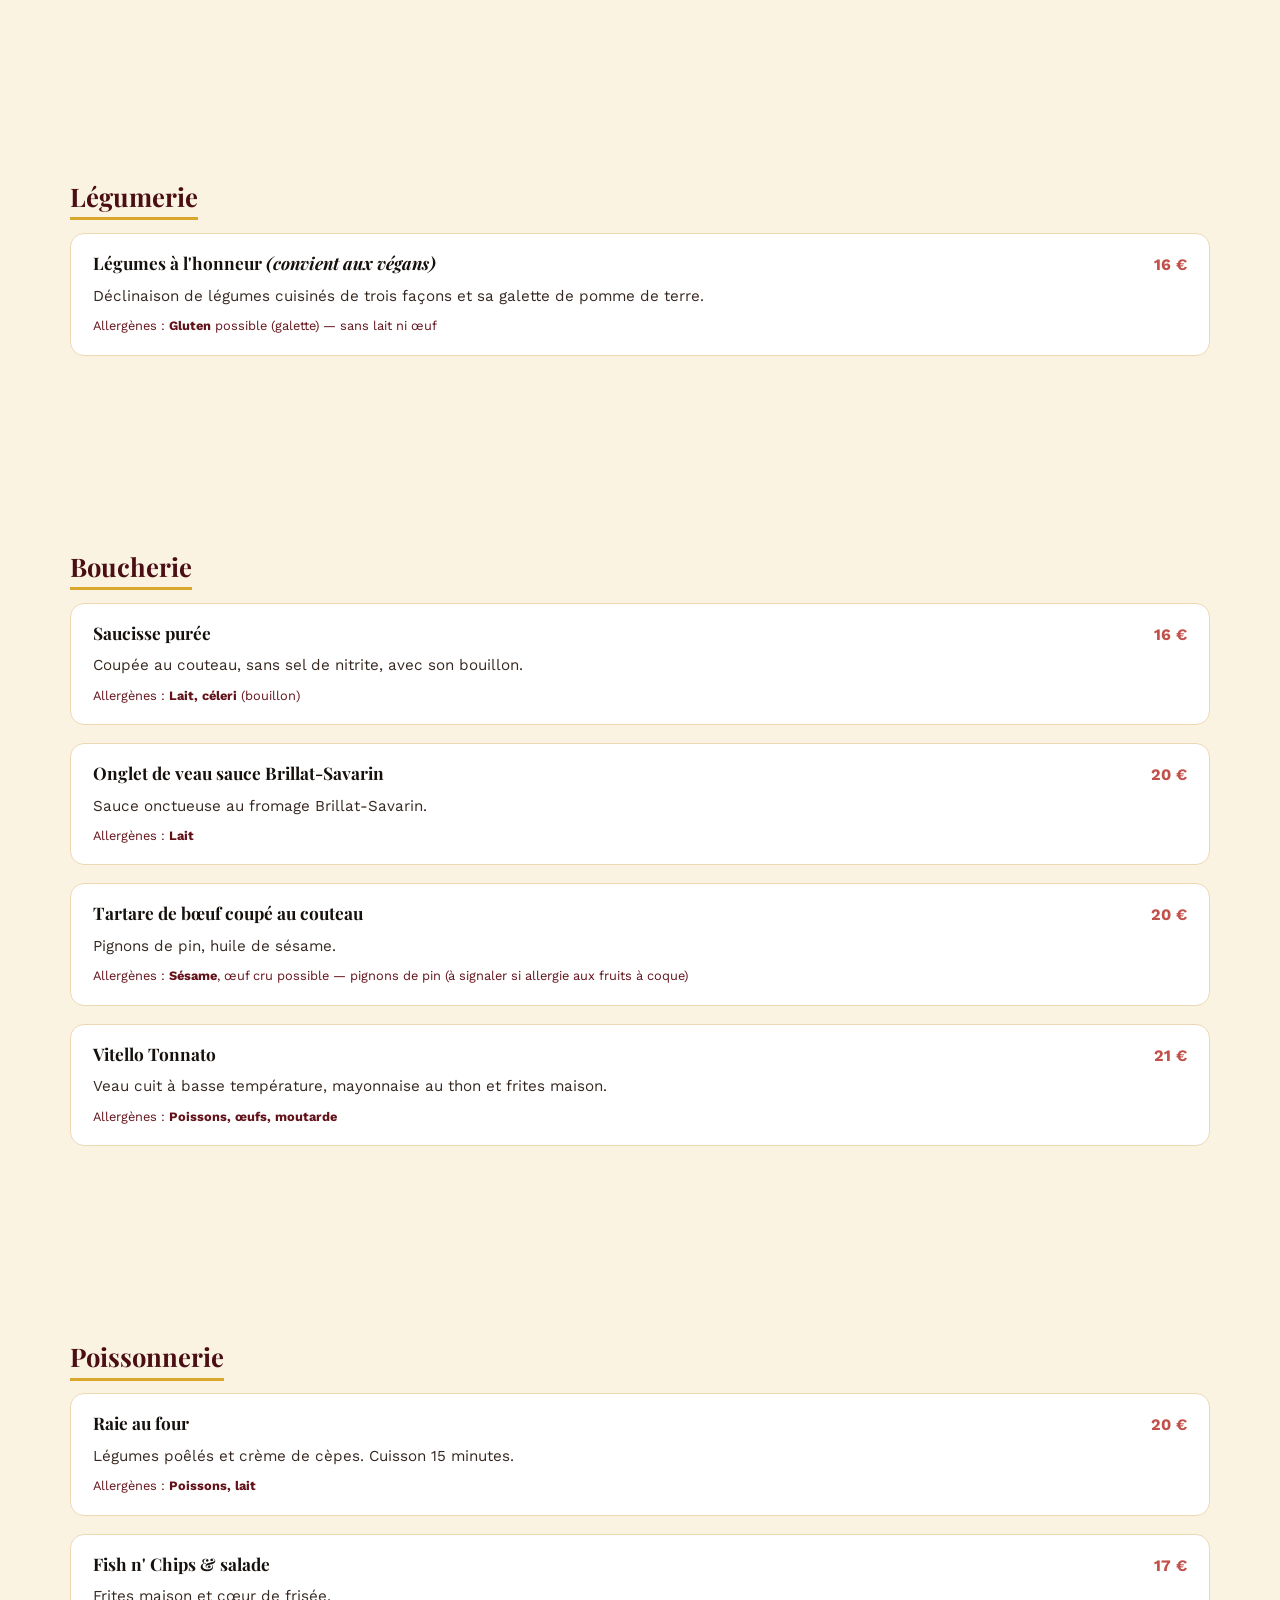
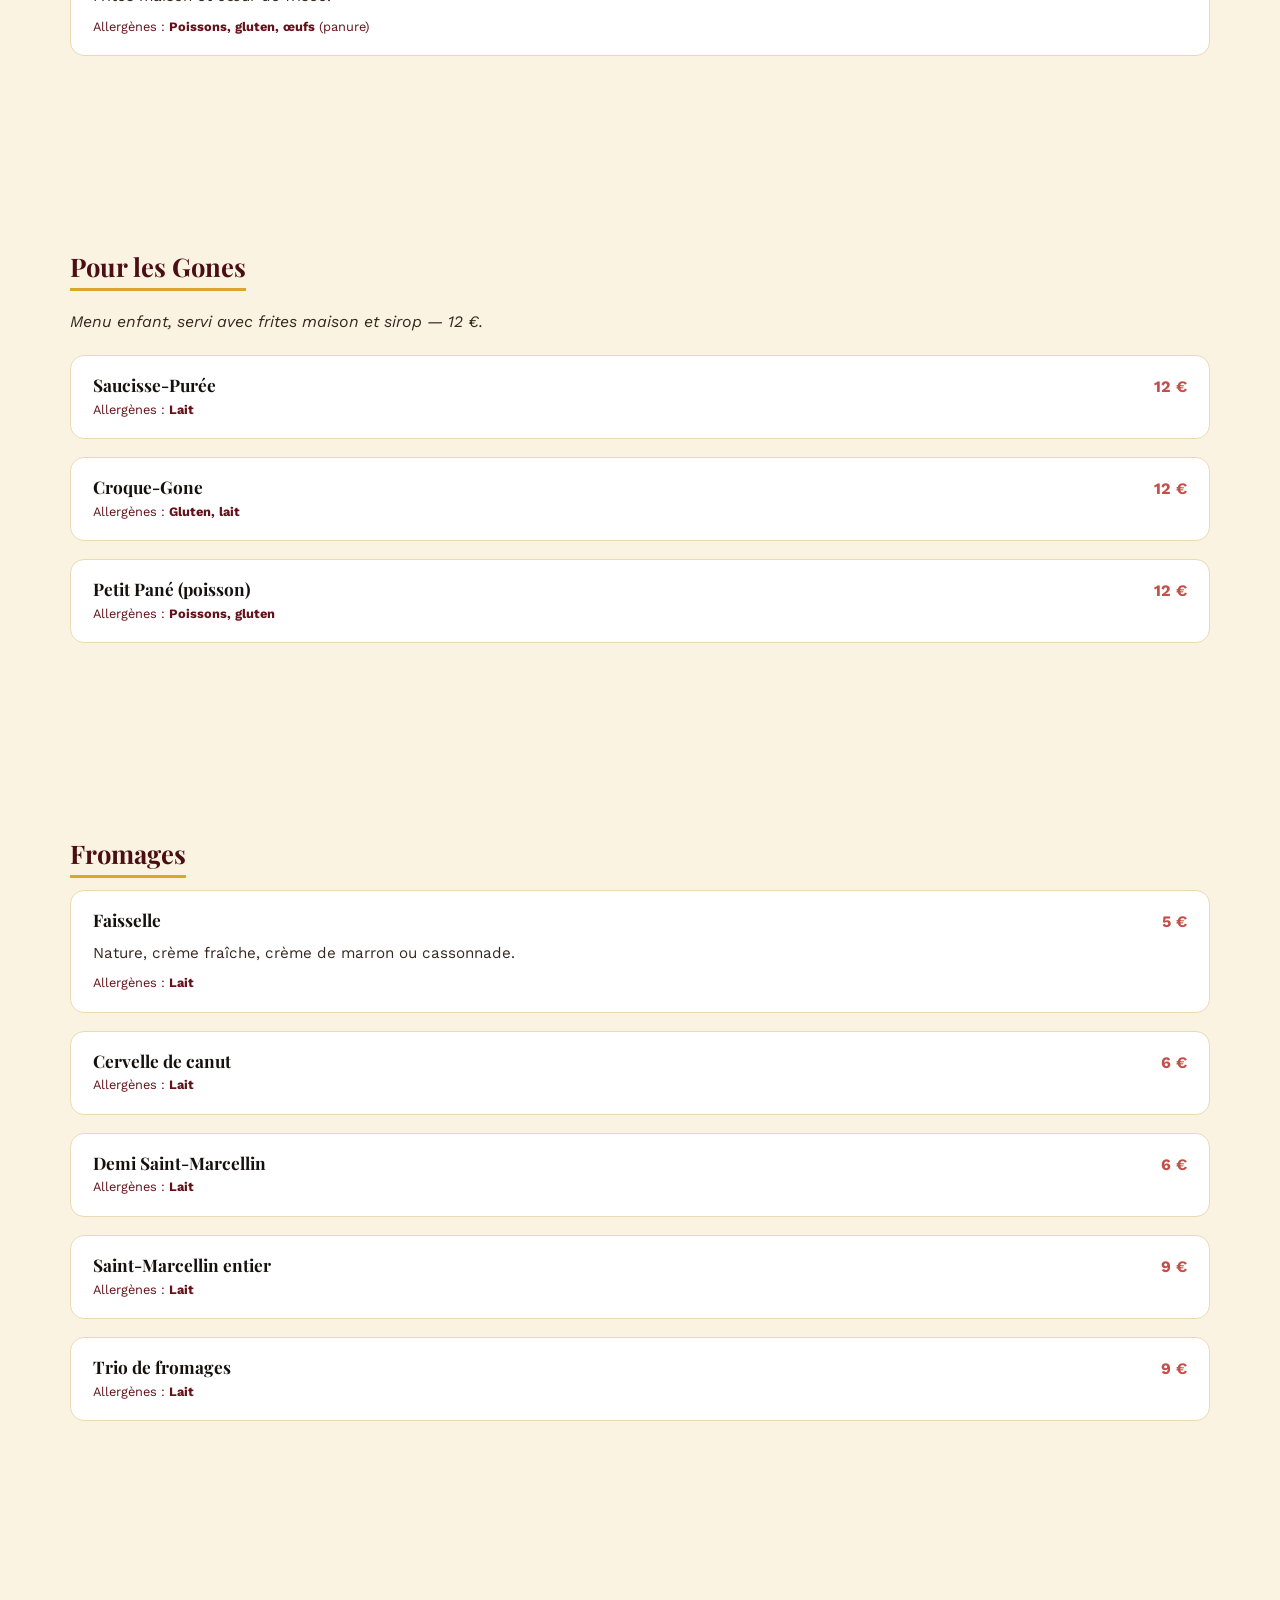
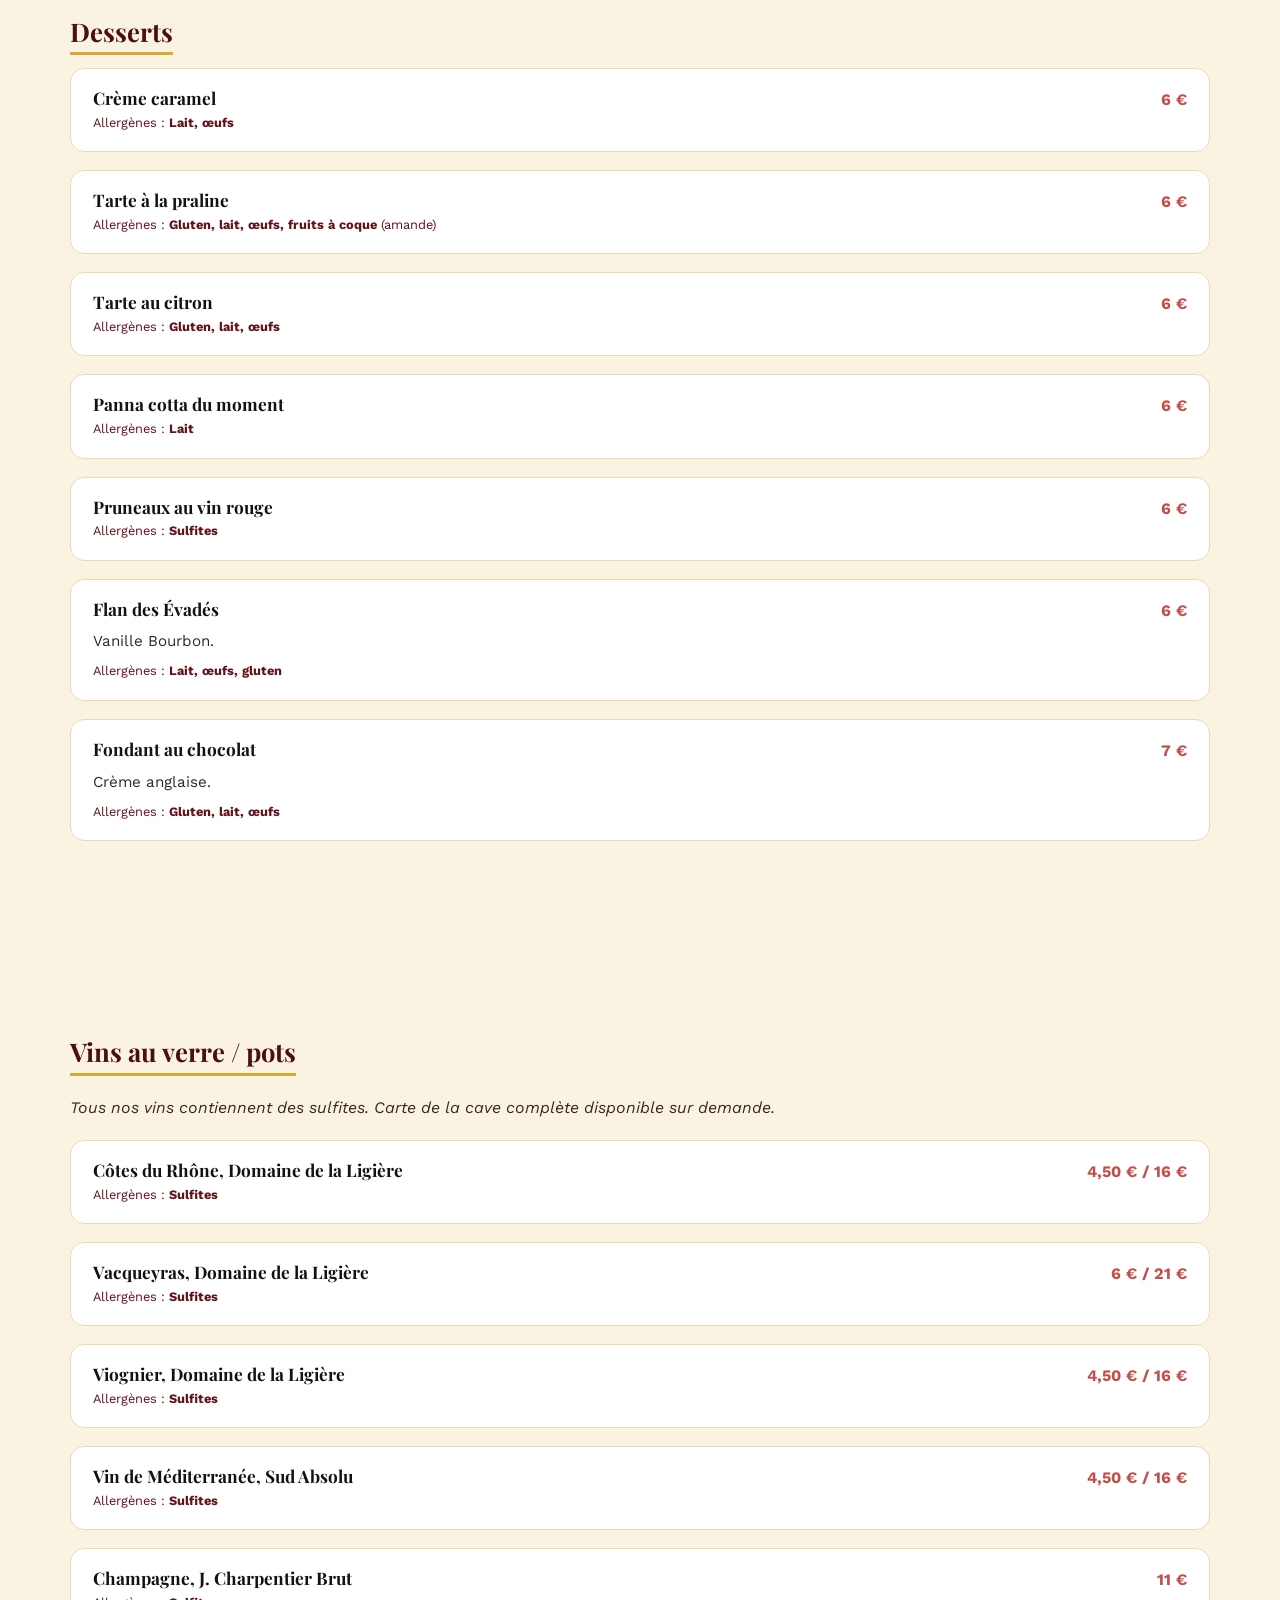
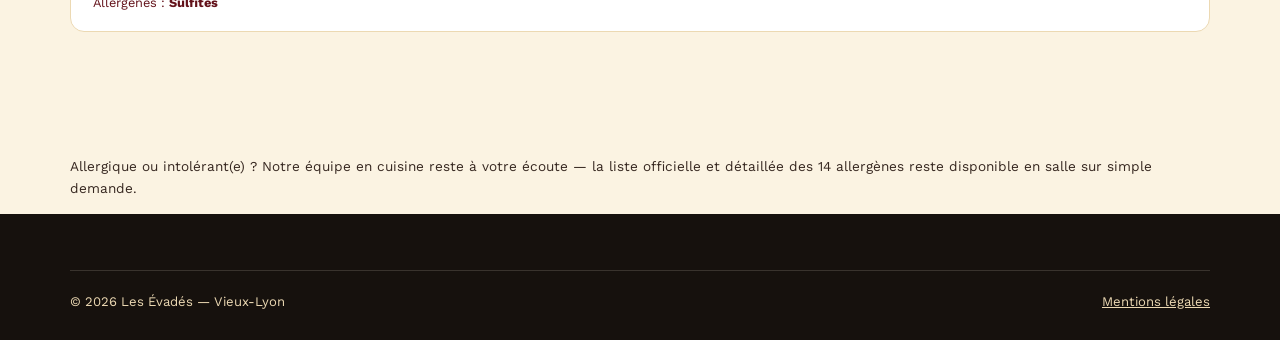
<file: carte.html>
<!doctype html>
<html lang="fr">
<head>
  <meta charset="UTF-8">
  <meta name="viewport" content="width=device-width, initial-scale=1">
  <title>La Carte – Les Évadés | Menu bouchon lyonnais, plats &amp; allergènes</title>
  <meta name="description" content="Découvrez la carte des Évadés, bouchon lyonnais du Vieux-Lyon : entrées, quenelle, andouillette, tartare, poissons, fromages et desserts. Allergènes indiqués pour chaque plat et filtre interactif.">
  <link rel="canonical" href="https://www.lesevades-restaurant.fr/carte.html">
  <meta name="robots" content="index, follow">
  <meta property="og:type" content="website">
  <meta property="og:title" content="La Carte – Les Évadés">
  <meta property="og:description" content="Menu complet du bouchon lyonnais Les Évadés, avec allergènes par plat et assistant de filtrage.">
  <meta property="og:url" content="https://www.lesevades-restaurant.fr/carte.html">
  <link rel="icon" type="image/svg+xml" href="assets/img/favicon.svg">
  <link rel="preconnect" href="https://fonts.googleapis.com">
  <link rel="preconnect" href="https://fonts.gstatic.com" crossorigin>
  <link href="https://fonts.googleapis.com/css2?family=Playfair+Display:wght@700;900&family=Work+Sans:wght@400;500;600;700&display=swap" rel="stylesheet">
  <link rel="stylesheet" href="assets/css/style.css">

  <script type="application/ld+json">
  {
    "@context": "https://schema.org",
    "@type": "Menu",
    "name": "Carte – Les Évadés",
    "inLanguage": "fr-FR",
    "url": "https://www.lesevades-restaurant.fr/carte.html",
    "hasMenuSection": [
      { "@type": "MenuSection", "name": "Entrées" },
      { "@type": "MenuSection", "name": "Plats" },
      { "@type": "MenuSection", "name": "Fromages" },
      { "@type": "MenuSection", "name": "Desserts" }
    ]
  }
  </script>
</head>
<body>
  <a class="skip-link" href="#main">Aller au contenu</a>

  <header class="site-header">
    <div class="container header-inner">
      <a href="index.html" class="logo">
        <span class="logo-mark">Les Évadés</span>
        <span class="logo-sub">Bouchon lyonnais · Vieux-Lyon</span>
      </a>
      <button class="nav-toggle" aria-label="Ouvrir le menu" aria-expanded="false"><svg viewBox="0 0 24 24" width="20" height="20" aria-hidden="true" focusable="false"><path d="M4 7h16M4 12h16M4 17h16" fill="none" stroke="currentColor" stroke-width="2" stroke-linecap="round"/></svg></button>
      <nav class="main-nav" aria-label="Navigation principale">
        <a href="index.html">Accueil</a>
        <a href="carte.html" aria-current="page">La carte</a>
        <a href="allergies.html">Allergies</a>
        <a href="acces.html">Où nous trouver</a>
        <a href="reservation.html">Réserver</a>
      </nav>
      <div class="header-actions">
        <span class="pmr-badge" title="Accès PMR" aria-label="Accès personnes à mobilité réduite"><svg class="pmr-icon" viewBox="0 0 24 24" width="18" height="18" aria-hidden="true" focusable="false"><circle cx="12" cy="4.5" r="1.8" fill="currentColor"/><path d="M11 8v4l3 2 2 5" fill="none" stroke="currentColor" stroke-width="1.6" stroke-linecap="round" stroke-linejoin="round"/><path d="M9 12h6" fill="none" stroke="currentColor" stroke-width="1.6" stroke-linecap="round"/><circle cx="9" cy="17" r="4.2" fill="none" stroke="currentColor" stroke-width="1.6"/><path d="M9 17l4-5" fill="none" stroke="currentColor" stroke-width="1.6" stroke-linecap="round"/></svg></span>
        <a class="phone-pill" href="tel:+33472041965">04 72 04 19 65</a>
      </div>
    </div>
  </header>

  <main id="main">
    <section style="padding-bottom:0;">
      <div class="container">
        <div class="menu-toolbar">
          <div>
            <h2>La carte des Évadés</h2>
            <p style="margin:0;">Carte de saison — prix nets en euros, TTC, service compris.</p>
          </div>
          <button type="button" class="btn btn-gold" onclick="document.getElementById('allergyFab').click()">Filtrer selon mes allergies</button>
        </div>

        <nav class="menu-nav" aria-label="Sections de la carte">
          <a href="#entrees">Entrées</a>
          <a href="#sandwicherie">Sandwicherie</a>
          <a href="#lyonnaiserie">Lyonnaiserie</a>
          <a href="#legumerie">Légumerie</a>
          <a href="#boucherie">Boucherie</a>
          <a href="#poissonnerie">Poissonnerie</a>
          <a href="#gones">Pour les Gones</a>
          <a href="#fromages">Fromages</a>
          <a href="#desserts">Desserts</a>
          <a href="#vins">Vins</a>
        </nav>

        <!-- ENTRÉES -->
        <section class="menu-section" id="entrees">
          <h2>Entrées</h2>
          <div class="dish-list">
            <article class="dish" data-dish="radis-beurre" data-allergens="lait">
              <div class="dish-head"><h3>Radis beurre</h3><span class="price">6 €</span></div>
              <p class="dish-desc">Beurre aromatisé maison.</p>
              <p class="dish-allergens">Allergènes : <strong>Lait</strong></p>
            </article>
            <article class="dish" data-dish="mozzarella-tressee" data-allergens="lait">
              <div class="dish-head"><h3>Mozzarella di buffala tressée</h3><span class="price">9 €</span></div>
              <p class="dish-desc">Tomates séchées, basilic et oignons frits.</p>
              <p class="dish-allergens">Allergènes : <strong>Lait</strong> — traces possibles de gluten (oignons frits)</p>
            </article>
            <article class="dish" data-dish="oeufs-mayo" data-allergens="oeufs,moutarde">
              <div class="dish-head"><h3>Œufs mayonnaise</h3><span class="price">6 €</span></div>
              <p class="dish-desc">Trio de pickles.</p>
              <p class="dish-allergens">Allergènes : <strong>Œufs, moutarde</strong></p>
            </article>
            <article class="dish" data-dish="pate-campagne" data-allergens="gluten,oeufs,fruits-a-coque">
              <div class="dish-head"><h3>Pâté de campagne</h3><span class="price">9 €</span></div>
              <p class="dish-desc">Recette de la maison.</p>
              <p class="dish-allergens">Allergènes : <strong>Gluten, œufs, fruits à coque</strong> (selon recette) — à confirmer avec l'équipe</p>
            </article>
            <article class="dish" data-dish="coeur-frisee" data-allergens="lait,moutarde">
              <div class="dish-head"><h3>Cœur de frisée</h3><span class="price">6 €</span></div>
              <p class="dish-desc">Fromages frais, herbes et assaisonnement.</p>
              <p class="dish-allergens">Allergènes : <strong>Lait, moutarde</strong></p>
            </article>
            <article class="dish" data-dish="harengs" data-allergens="poissons">
              <div class="dish-head"><h3>Harengs à l'huile et pommes de terre</h3><span class="price">9 €</span></div>
              <p class="dish-desc">Pommes de terre fondantes.</p>
              <p class="dish-allergens">Allergènes : <strong>Poissons</strong></p>
            </article>
            <article class="dish" data-dish="cervelle-canut-entree" data-allergens="lait">
              <div class="dish-head"><h3>Cervelle de canut</h3><span class="price">6 €</span></div>
              <p class="dish-desc">Fromage frais, herbes et assaisonnement maison.</p>
              <p class="dish-allergens">Allergènes : <strong>Lait</strong></p>
            </article>
            <article class="dish" data-dish="petite-lyonnaise" data-allergens="oeufs,gluten,lait">
              <div class="dish-head"><h3>La petite Lyonnaise</h3><span class="price">9 €</span></div>
              <p class="dish-desc">Œuf parfait, tranche de lard, croûtons.</p>
              <p class="dish-allergens">Allergènes : <strong>Œufs, gluten, lait</strong></p>
            </article>
            <article class="dish" data-dish="poivrons-marines" data-allergens="sulfites">
              <div class="dish-head"><h3>Poivrons marinés à l'ail et à l'huile d'olive</h3><span class="price">7 €</span></div>
              <p class="dish-desc">Plat végane.</p>
              <p class="dish-allergens">Allergènes : <strong>Sulfites</strong> possibles (marinade)</p>
            </article>
            <article class="dish" data-dish="oeufs-carotte" data-allergens="oeufs,moutarde">
              <div class="dish-head"><h3>Œufs carotte</h3><span class="price">7 €</span></div>
              <p class="dish-desc">Œufs mollet, râpé de carotte, vinaigrette.</p>
              <p class="dish-allergens">Allergènes : <strong>Œufs, moutarde</strong></p>
            </article>
          </div>
        </section>

        <!-- SANDWICHERIE -->
        <section class="menu-section" id="sandwicherie">
          <h2>Sandwicherie</h2>
          <div class="dish-list">
            <article class="dish" data-dish="le-tolier" data-allergens="gluten,lait,moutarde">
              <div class="dish-head"><h3>« Le Tôlier » — Croque-Monsieur, salade</h3><span class="price">17 €</span></div>
              <p class="dish-desc">Au choix : jambon, dinde ou végétarien.</p>
              <p class="dish-allergens">Allergènes : <strong>Gluten, lait, moutarde</strong></p>
            </article>
            <article class="dish" data-dish="le-bde" data-allergens="gluten,lait,oeufs,moutarde,sulfites">
              <div class="dish-head"><h3>« Le BDE », Burger des Évadés</h3><span class="price">18 €</span></div>
              <p class="dish-desc">Steak charolais ou galette de pomme de terre, fromage frais ail et fines herbes, comté tranché, pickles et confit d'oignons.</p>
              <p class="dish-allergens">Allergènes : <strong>Gluten, lait, œufs, moutarde, sulfites</strong></p>
            </article>
          </div>
        </section>

        <!-- LYONNAISERIE -->
        <section class="menu-section" id="lyonnaiserie">
          <h2>Lyonnaiserie</h2>
          <div class="dish-list">
            <article class="dish" data-dish="quenelle" data-allergens="gluten,lait,oeufs">
              <div class="dish-head"><h3>Quenelle de volaille à l'ail des ours</h3><span class="price">21 €</span></div>
              <p class="dish-desc">Légumes poêlés et sauce tomate mijotée. Cuisson 20 minutes.</p>
              <p class="dish-allergens">Allergènes : <strong>Gluten, lait, œufs</strong></p>
            </article>
            <article class="dish" data-dish="grande-lyonnaise" data-allergens="oeufs,gluten">
              <div class="dish-head"><h3>La grande Lyonnaise</h3><span class="price">17 €</span></div>
              <p class="dish-desc">Œufs parfaits, tranches de lard, croûtons.</p>
              <p class="dish-allergens">Allergènes : <strong>Œufs, gluten</strong></p>
            </article>
            <article class="dish" data-dish="andouillette" data-allergens="moutarde,sulfites">
              <div class="dish-head"><h3>Andouillette fraise de veau tirée à la ficelle « Maison Braillon »</h3><span class="price">21 €</span></div>
              <p class="dish-desc">Sauce moutarde à l'ancienne et frites maison. Cuisson 15 minutes.</p>
              <p class="dish-allergens">Allergènes : <strong>Moutarde</strong> — sulfites possibles (frites en friture partagée)</p>
            </article>
            <article class="dish" data-dish="saucisson-pistache" data-allergens="fruits-a-coque,lait,sulfites">
              <div class="dish-head"><h3>Saucisson lyonnais pistaché</h3><span class="price">18 €</span></div>
              <p class="dish-desc">Purée et crème de persillade.</p>
              <p class="dish-allergens">Allergènes : <strong>Fruits à coque (pistache), lait, sulfites</strong></p>
            </article>
          </div>
        </section>

        <!-- LÉGUMERIE -->
        <section class="menu-section" id="legumerie">
          <h2>Légumerie</h2>
          <div class="dish-list">
            <article class="dish" data-dish="legumes-honneur" data-allergens="gluten">
              <div class="dish-head"><h3>Légumes à l'honneur <em>(convient aux végans)</em></h3><span class="price">16 €</span></div>
              <p class="dish-desc">Déclinaison de légumes cuisinés de trois façons et sa galette de pomme de terre.</p>
              <p class="dish-allergens">Allergènes : <strong>Gluten</strong> possible (galette) — sans lait ni œuf</p>
            </article>
          </div>
        </section>

        <!-- BOUCHERIE -->
        <section class="menu-section" id="boucherie">
          <h2>Boucherie</h2>
          <div class="dish-list">
            <article class="dish" data-dish="saucisse-puree" data-allergens="lait,celeri">
              <div class="dish-head"><h3>Saucisse purée</h3><span class="price">16 €</span></div>
              <p class="dish-desc">Coupée au couteau, sans sel de nitrite, avec son bouillon.</p>
              <p class="dish-allergens">Allergènes : <strong>Lait, céleri</strong> (bouillon)</p>
            </article>
            <article class="dish" data-dish="onglet-brillat" data-allergens="lait">
              <div class="dish-head"><h3>Onglet de veau sauce Brillat-Savarin</h3><span class="price">20 €</span></div>
              <p class="dish-desc">Sauce onctueuse au fromage Brillat-Savarin.</p>
              <p class="dish-allergens">Allergènes : <strong>Lait</strong></p>
            </article>
            <article class="dish" data-dish="tartare" data-allergens="sesame,oeufs">
              <div class="dish-head"><h3>Tartare de bœuf coupé au couteau</h3><span class="price">20 €</span></div>
              <p class="dish-desc">Pignons de pin, huile de sésame.</p>
              <p class="dish-allergens">Allergènes : <strong>Sésame</strong>, œuf cru possible — pignons de pin (à signaler si allergie aux fruits à coque)</p>
            </article>
            <article class="dish" data-dish="vitello-tonnato" data-allergens="poissons,oeufs,moutarde">
              <div class="dish-head"><h3>Vitello Tonnato</h3><span class="price">21 €</span></div>
              <p class="dish-desc">Veau cuit à basse température, mayonnaise au thon et frites maison.</p>
              <p class="dish-allergens">Allergènes : <strong>Poissons, œufs, moutarde</strong></p>
            </article>
          </div>
        </section>

        <!-- POISSONNERIE -->
        <section class="menu-section" id="poissonnerie">
          <h2>Poissonnerie</h2>
          <div class="dish-list">
            <article class="dish" data-dish="raie" data-allergens="poissons,lait">
              <div class="dish-head"><h3>Raie au four</h3><span class="price">20 €</span></div>
              <p class="dish-desc">Légumes poêlés et crème de cèpes. Cuisson 15 minutes.</p>
              <p class="dish-allergens">Allergènes : <strong>Poissons, lait</strong></p>
            </article>
            <article class="dish" data-dish="fish-n-chips" data-allergens="poissons,gluten,oeufs">
              <div class="dish-head"><h3>Fish n' Chips &amp; salade</h3><span class="price">17 €</span></div>
              <p class="dish-desc">Frites maison et cœur de frisée.</p>
              <p class="dish-allergens">Allergènes : <strong>Poissons, gluten, œufs</strong> (panure)</p>
            </article>
          </div>
        </section>

        <!-- POUR LES GONES -->
        <section class="menu-section" id="gones">
          <h2>Pour les Gones</h2>
          <p class="section-note">Menu enfant, servi avec frites maison et sirop — 12 €.</p>
          <div class="dish-list">
            <article class="dish" data-dish="saucisse-puree-enfant" data-allergens="lait">
              <div class="dish-head"><h3>Saucisse-Purée</h3><span class="price">12 €</span></div>
              <p class="dish-allergens">Allergènes : <strong>Lait</strong></p>
            </article>
            <article class="dish" data-dish="croque-gone" data-allergens="gluten,lait">
              <div class="dish-head"><h3>Croque-Gone</h3><span class="price">12 €</span></div>
              <p class="dish-allergens">Allergènes : <strong>Gluten, lait</strong></p>
            </article>
            <article class="dish" data-dish="petit-pane" data-allergens="poissons,gluten">
              <div class="dish-head"><h3>Petit Pané (poisson)</h3><span class="price">12 €</span></div>
              <p class="dish-allergens">Allergènes : <strong>Poissons, gluten</strong></p>
            </article>
          </div>
        </section>

        <!-- FROMAGES -->
        <section class="menu-section" id="fromages">
          <h2>Fromages</h2>
          <div class="dish-list">
            <article class="dish" data-dish="faisselle" data-allergens="lait">
              <div class="dish-head"><h3>Faisselle</h3><span class="price">5 €</span></div>
              <p class="dish-desc">Nature, crème fraîche, crème de marron ou cassonnade.</p>
              <p class="dish-allergens">Allergènes : <strong>Lait</strong></p>
            </article>
            <article class="dish" data-dish="cervelle-canut-fromage" data-allergens="lait">
              <div class="dish-head"><h3>Cervelle de canut</h3><span class="price">6 €</span></div>
              <p class="dish-allergens">Allergènes : <strong>Lait</strong></p>
            </article>
            <article class="dish" data-dish="demi-saint-marcellin" data-allergens="lait">
              <div class="dish-head"><h3>Demi Saint-Marcellin</h3><span class="price">6 €</span></div>
              <p class="dish-allergens">Allergènes : <strong>Lait</strong></p>
            </article>
            <article class="dish" data-dish="saint-marcellin-entier" data-allergens="lait">
              <div class="dish-head"><h3>Saint-Marcellin entier</h3><span class="price">9 €</span></div>
              <p class="dish-allergens">Allergènes : <strong>Lait</strong></p>
            </article>
            <article class="dish" data-dish="trio-fromages" data-allergens="lait">
              <div class="dish-head"><h3>Trio de fromages</h3><span class="price">9 €</span></div>
              <p class="dish-allergens">Allergènes : <strong>Lait</strong></p>
            </article>
          </div>
        </section>

        <!-- DESSERTS -->
        <section class="menu-section" id="desserts">
          <h2>Desserts</h2>
          <div class="dish-list">
            <article class="dish" data-dish="creme-caramel" data-allergens="lait,oeufs">
              <div class="dish-head"><h3>Crème caramel</h3><span class="price">6 €</span></div>
              <p class="dish-allergens">Allergènes : <strong>Lait, œufs</strong></p>
            </article>
            <article class="dish" data-dish="tarte-praline" data-allergens="gluten,lait,oeufs,fruits-a-coque">
              <div class="dish-head"><h3>Tarte à la praline</h3><span class="price">6 €</span></div>
              <p class="dish-allergens">Allergènes : <strong>Gluten, lait, œufs, fruits à coque</strong> (amande)</p>
            </article>
            <article class="dish" data-dish="tarte-citron" data-allergens="gluten,lait,oeufs">
              <div class="dish-head"><h3>Tarte au citron</h3><span class="price">6 €</span></div>
              <p class="dish-allergens">Allergènes : <strong>Gluten, lait, œufs</strong></p>
            </article>
            <article class="dish" data-dish="panna-cotta" data-allergens="lait">
              <div class="dish-head"><h3>Panna cotta du moment</h3><span class="price">6 €</span></div>
              <p class="dish-allergens">Allergènes : <strong>Lait</strong></p>
            </article>
            <article class="dish" data-dish="pruneaux-vin" data-allergens="sulfites">
              <div class="dish-head"><h3>Pruneaux au vin rouge</h3><span class="price">6 €</span></div>
              <p class="dish-allergens">Allergènes : <strong>Sulfites</strong></p>
            </article>
            <article class="dish" data-dish="flan" data-allergens="lait,oeufs,gluten">
              <div class="dish-head"><h3>Flan des Évadés</h3><span class="price">6 €</span></div>
              <p class="dish-desc">Vanille Bourbon.</p>
              <p class="dish-allergens">Allergènes : <strong>Lait, œufs, gluten</strong></p>
            </article>
            <article class="dish" data-dish="fondant-chocolat" data-allergens="gluten,lait,oeufs">
              <div class="dish-head"><h3>Fondant au chocolat</h3><span class="price">7 €</span></div>
              <p class="dish-desc">Crème anglaise.</p>
              <p class="dish-allergens">Allergènes : <strong>Gluten, lait, œufs</strong></p>
            </article>
          </div>
        </section>

        <!-- VINS -->
        <section class="menu-section" id="vins">
          <h2>Vins au verre / pots</h2>
          <p class="section-note">Tous nos vins contiennent des sulfites. Carte de la cave complète disponible sur demande.</p>
          <div class="dish-list">
            <article class="dish" data-dish="cotes-du-rhone" data-allergens="sulfites">
              <div class="dish-head"><h3>Côtes du Rhône, Domaine de la Ligière</h3><span class="price">4,50 € / 16 €</span></div>
              <p class="dish-allergens">Allergènes : <strong>Sulfites</strong></p>
            </article>
            <article class="dish" data-dish="vacqueyras" data-allergens="sulfites">
              <div class="dish-head"><h3>Vacqueyras, Domaine de la Ligière</h3><span class="price">6 € / 21 €</span></div>
              <p class="dish-allergens">Allergènes : <strong>Sulfites</strong></p>
            </article>
            <article class="dish" data-dish="viognier" data-allergens="sulfites">
              <div class="dish-head"><h3>Viognier, Domaine de la Ligière</h3><span class="price">4,50 € / 16 €</span></div>
              <p class="dish-allergens">Allergènes : <strong>Sulfites</strong></p>
            </article>
            <article class="dish" data-dish="rose-mediterranee" data-allergens="sulfites">
              <div class="dish-head"><h3>Vin de Méditerranée, Sud Absolu</h3><span class="price">4,50 € / 16 €</span></div>
              <p class="dish-allergens">Allergènes : <strong>Sulfites</strong></p>
            </article>
            <article class="dish" data-dish="champagne" data-allergens="sulfites">
              <div class="dish-head"><h3>Champagne, J. Charpentier Brut</h3><span class="price">11 €</span></div>
              <p class="dish-allergens">Allergènes : <strong>Sulfites</strong></p>
            </article>
          </div>
        </section>

        <p style="font-size:0.85rem;color:var(--ink-700);margin-top:32px;">Allergique ou intolérant(e) ? Notre équipe en cuisine reste à votre écoute — la liste officielle et détaillée des 14 allergènes reste disponible en salle sur simple demande.</p>
      </div>
    </section>
  </main>

  <footer class="site-footer">
    <div class="container">
      <div class="footer-bottom">
        <span>&copy; <span id="year"></span> Les Évadés — Vieux-Lyon</span>
        <a href="mentions-legales.html">Mentions légales</a>
      </div>
    </div>
  </footer>

  <script>document.getElementById('year').textContent = new Date().getFullYear();</script>
  <script src="assets/js/main.js"></script>
  <script src="assets/js/allergy-checker.js"></script>
</body>
</html>
</file>
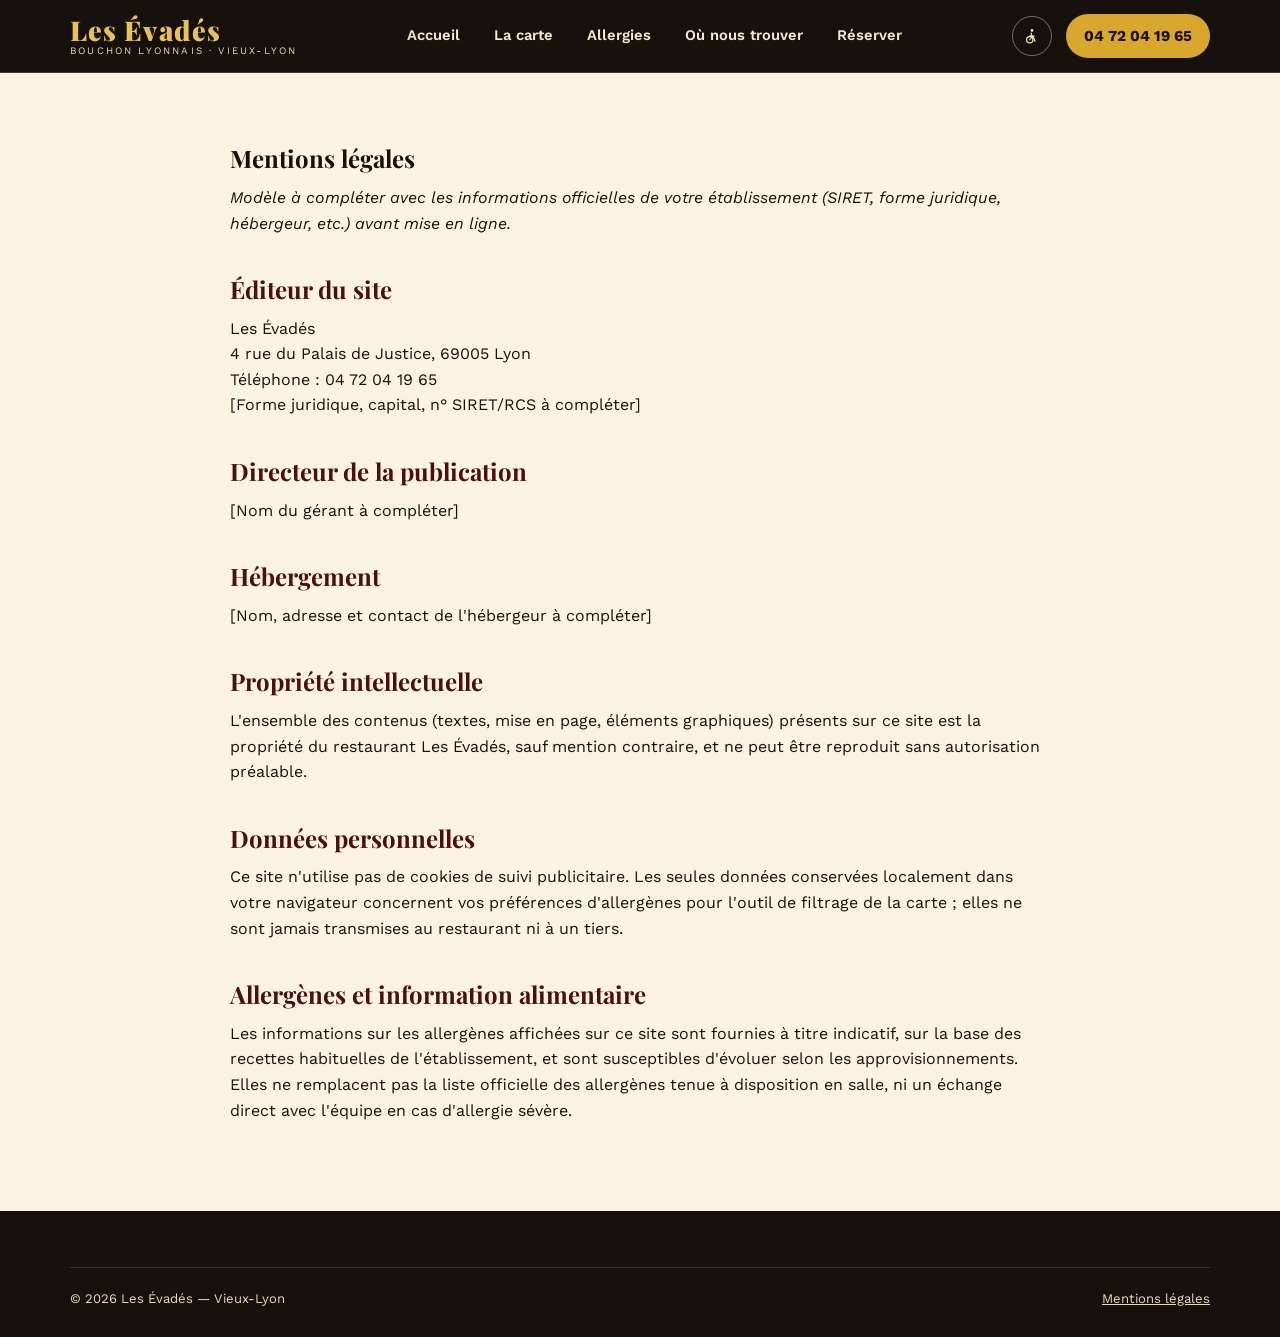
<file: mentions-legales.html>
<!doctype html>
<html lang="fr">
<head>
  <meta charset="UTF-8">
  <meta name="viewport" content="width=device-width, initial-scale=1">
  <title>Mentions légales – Les Évadés</title>
  <meta name="description" content="Mentions légales du site du restaurant Les Évadés, bouchon lyonnais situé 4 rue du Palais de Justice, 69005 Lyon.">
  <link rel="canonical" href="https://www.lesevades-restaurant.fr/mentions-legales.html">
  <meta name="robots" content="noindex, follow">
  <link rel="icon" type="image/svg+xml" href="assets/img/favicon.svg">
  <link rel="preconnect" href="https://fonts.googleapis.com">
  <link rel="preconnect" href="https://fonts.gstatic.com" crossorigin>
  <link href="https://fonts.googleapis.com/css2?family=Playfair+Display:wght@700;900&family=Work+Sans:wght@400;500;600;700&display=swap" rel="stylesheet">
  <link rel="stylesheet" href="assets/css/style.css">
</head>
<body>
  <a class="skip-link" href="#main">Aller au contenu</a>

  <header class="site-header">
    <div class="container header-inner">
      <a href="index.html" class="logo">
        <span class="logo-mark">Les Évadés</span>
        <span class="logo-sub">Bouchon lyonnais · Vieux-Lyon</span>
      </a>
      <button class="nav-toggle" aria-label="Ouvrir le menu" aria-expanded="false"><svg viewBox="0 0 24 24" width="20" height="20" aria-hidden="true" focusable="false"><path d="M4 7h16M4 12h16M4 17h16" fill="none" stroke="currentColor" stroke-width="2" stroke-linecap="round"/></svg></button>
      <nav class="main-nav" aria-label="Navigation principale">
        <a href="index.html">Accueil</a>
        <a href="carte.html">La carte</a>
        <a href="allergies.html">Allergies</a>
        <a href="acces.html">Où nous trouver</a>
        <a href="reservation.html">Réserver</a>
      </nav>
      <div class="header-actions">
        <span class="pmr-badge" title="Accès PMR" aria-label="Accès personnes à mobilité réduite"><svg class="pmr-icon" viewBox="0 0 24 24" width="18" height="18" aria-hidden="true" focusable="false"><circle cx="12" cy="4.5" r="1.8" fill="currentColor"/><path d="M11 8v4l3 2 2 5" fill="none" stroke="currentColor" stroke-width="1.6" stroke-linecap="round" stroke-linejoin="round"/><path d="M9 12h6" fill="none" stroke="currentColor" stroke-width="1.6" stroke-linecap="round"/><circle cx="9" cy="17" r="4.2" fill="none" stroke="currentColor" stroke-width="1.6"/><path d="M9 17l4-5" fill="none" stroke="currentColor" stroke-width="1.6" stroke-linecap="round"/></svg></span>
        <a class="phone-pill" href="tel:+33472041965">04 72 04 19 65</a>
      </div>
    </div>
  </header>

  <main id="main">
    <section class="legal-page">
      <div class="container">
        <h1>Mentions légales</h1>
        <p><em>Modèle à compléter avec les informations officielles de votre établissement (SIRET, forme juridique, hébergeur, etc.) avant mise en ligne.</em></p>

        <h2>Éditeur du site</h2>
        <p>
          Les Évadés<br>
          4 rue du Palais de Justice, 69005 Lyon<br>
          Téléphone : 04 72 04 19 65<br>
          [Forme juridique, capital, n° SIRET/RCS à compléter]
        </p>

        <h2>Directeur de la publication</h2>
        <p>[Nom du gérant à compléter]</p>

        <h2>Hébergement</h2>
        <p>[Nom, adresse et contact de l'hébergeur à compléter]</p>

        <h2>Propriété intellectuelle</h2>
        <p>L'ensemble des contenus (textes, mise en page, éléments graphiques) présents sur ce site est la propriété du restaurant Les Évadés, sauf mention contraire, et ne peut être reproduit sans autorisation préalable.</p>

        <h2>Données personnelles</h2>
        <p>Ce site n'utilise pas de cookies de suivi publicitaire. Les seules données conservées localement dans votre navigateur concernent vos préférences d'allergènes pour l'outil de filtrage de la carte ; elles ne sont jamais transmises au restaurant ni à un tiers.</p>

        <h2>Allergènes et information alimentaire</h2>
        <p>Les informations sur les allergènes affichées sur ce site sont fournies à titre indicatif, sur la base des recettes habituelles de l'établissement, et sont susceptibles d'évoluer selon les approvisionnements. Elles ne remplacent pas la liste officielle des allergènes tenue à disposition en salle, ni un échange direct avec l'équipe en cas d'allergie sévère.</p>
      </div>
    </section>
  </main>

  <footer class="site-footer">
    <div class="container">
      <div class="footer-bottom">
        <span>&copy; <span id="year"></span> Les Évadés — Vieux-Lyon</span>
        <a href="mentions-legales.html">Mentions légales</a>
      </div>
    </div>
  </footer>

  <script>document.getElementById('year').textContent = new Date().getFullYear();</script>
  <script src="assets/js/main.js"></script>
</body>
</html>
</file>
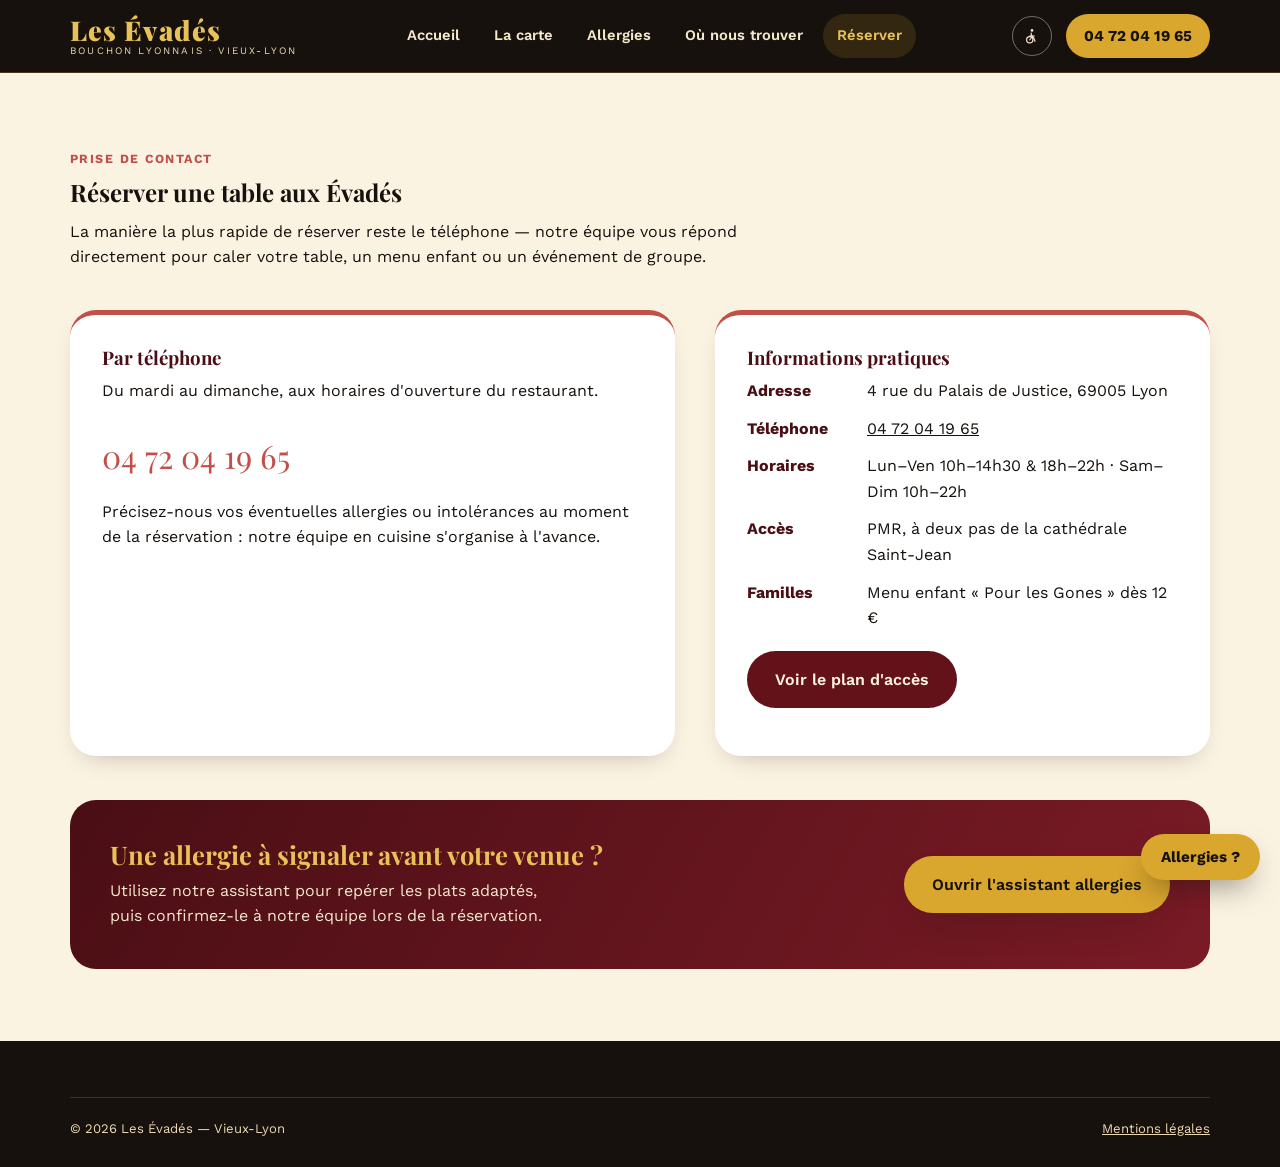
<file: reservation.html>
<!doctype html>
<html lang="fr">
<head>
  <meta charset="UTF-8">
  <meta name="viewport" content="width=device-width, initial-scale=1">
  <title>Réserver une table – Les Évadés | Restaurant Vieux-Lyon</title>
  <meta name="description" content="Réservez votre table au restaurant Les Évadés, bouchon lyonnais du Vieux-Lyon, par téléphone au 04 72 04 19 65 ou par email. Groupes et événements bienvenus.">
  <link rel="canonical" href="https://www.lesevades-restaurant.fr/reservation.html">
  <meta name="robots" content="index, follow">
  <meta property="og:type" content="website">
  <meta property="og:title" content="Réserver une table – Les Évadés">
  <meta property="og:description" content="Réservation au bouchon lyonnais Les Évadés, Vieux-Lyon. Téléphone : 04 72 04 19 65.">
  <meta property="og:url" content="https://www.lesevades-restaurant.fr/reservation.html">
  <link rel="icon" type="image/svg+xml" href="assets/img/favicon.svg">
  <link rel="preconnect" href="https://fonts.googleapis.com">
  <link rel="preconnect" href="https://fonts.gstatic.com" crossorigin>
  <link href="https://fonts.googleapis.com/css2?family=Playfair+Display:wght@700;900&family=Work+Sans:wght@400;500;600;700&display=swap" rel="stylesheet">
  <link rel="stylesheet" href="assets/css/style.css">
</head>
<body>
  <a class="skip-link" href="#main">Aller au contenu</a>

  <header class="site-header">
    <div class="container header-inner">
      <a href="index.html" class="logo">
        <span class="logo-mark">Les Évadés</span>
        <span class="logo-sub">Bouchon lyonnais · Vieux-Lyon</span>
      </a>
      <button class="nav-toggle" aria-label="Ouvrir le menu" aria-expanded="false"><svg viewBox="0 0 24 24" width="20" height="20" aria-hidden="true" focusable="false"><path d="M4 7h16M4 12h16M4 17h16" fill="none" stroke="currentColor" stroke-width="2" stroke-linecap="round"/></svg></button>
      <nav class="main-nav" aria-label="Navigation principale">
        <a href="index.html">Accueil</a>
        <a href="carte.html">La carte</a>
        <a href="allergies.html">Allergies</a>
        <a href="acces.html">Où nous trouver</a>
        <a href="reservation.html" aria-current="page">Réserver</a>
      </nav>
      <div class="header-actions">
        <span class="pmr-badge" title="Accès PMR" aria-label="Accès personnes à mobilité réduite"><svg class="pmr-icon" viewBox="0 0 24 24" width="18" height="18" aria-hidden="true" focusable="false"><circle cx="12" cy="4.5" r="1.8" fill="currentColor"/><path d="M11 8v4l3 2 2 5" fill="none" stroke="currentColor" stroke-width="1.6" stroke-linecap="round" stroke-linejoin="round"/><path d="M9 12h6" fill="none" stroke="currentColor" stroke-width="1.6" stroke-linecap="round"/><circle cx="9" cy="17" r="4.2" fill="none" stroke="currentColor" stroke-width="1.6"/><path d="M9 17l4-5" fill="none" stroke="currentColor" stroke-width="1.6" stroke-linecap="round"/></svg></span>
        <a class="phone-pill" href="tel:+33472041965">04 72 04 19 65</a>
      </div>
    </div>
  </header>

  <main id="main">
    <section>
      <div class="container">
        <div class="section-head">
          <span class="eyebrow">Prise de contact</span>
          <h1>Réserver une table aux Évadés</h1>
          <p>La manière la plus rapide de réserver reste le téléphone — notre équipe vous répond directement pour caler votre table, un menu enfant ou un événement de groupe.</p>
        </div>

        <div class="contact-grid">
          <div class="contact-card">
            <h3>Par téléphone</h3>
            <p>Du mardi au dimanche, aux horaires d'ouverture du restaurant.</p>
            <a class="big-phone" href="tel:+33472041965">04 72 04 19 65</a>
            <p>Précisez-nous vos éventuelles allergies ou intolérances au moment de la réservation : notre équipe en cuisine s'organise à l'avance.</p>
          </div>

          <div class="contact-card">
            <h3>Informations pratiques</h3>
            <ul class="info-list">
              <li><span class="label">Adresse</span><span>4 rue du Palais de Justice, 69005 Lyon</span></li>
              <li><span class="label">Téléphone</span><span><a href="tel:+33472041965">04 72 04 19 65</a></span></li>
              <li><span class="label">Horaires</span><span>Lun–Ven 10h–14h30 &amp; 18h–22h · Sam–Dim 10h–22h</span></li>
              <li><span class="label">Accès</span><span>PMR, à deux pas de la cathédrale Saint-Jean</span></li>
              <li><span class="label">Familles</span><span>Menu enfant « Pour les Gones » dès 12 €</span></li>
            </ul>
            <p style="margin-top:20px;"><a href="acces.html" class="btn btn-dark">Voir le plan d'accès</a></p>
          </div>
        </div>

        <div class="allergy-banner" style="margin-top:44px;">
          <div>
            <h2>Une allergie à signaler avant votre venue ?</h2>
            <p>Utilisez notre assistant pour repérer les plats adaptés, puis confirmez-le à notre équipe lors de la réservation.</p>
          </div>
          <a href="allergies.html" class="btn btn-gold">Ouvrir l'assistant allergies</a>
        </div>
      </div>
    </section>
  </main>

  <footer class="site-footer">
    <div class="container">
      <div class="footer-bottom">
        <span>&copy; <span id="year"></span> Les Évadés — Vieux-Lyon</span>
        <a href="mentions-legales.html">Mentions légales</a>
      </div>
    </div>
  </footer>

  <script>document.getElementById('year').textContent = new Date().getFullYear();</script>
  <script src="assets/js/main.js"></script>
  <script src="assets/js/allergy-checker.js"></script>
</body>
</html>
</file>
<file: assets/css/style.css>
/* ==========================================================================
   Les Évadés — feuille de style principale
   Palette reprise du site historique (noir, bordeaux, or, crème)
   ========================================================================== */

:root {
  --ink-900: #16110d;
  --ink-800: #221a15;
  --ink-700: #362720;
  --maroon-950: #3a0c11;
  --maroon-900: #4a0e14;
  --maroon-800: #63121a;
  --maroon-700: #7a1b26;
  --red-600: #c1504a;
  --red-700: #a83f3a;
  --gold-300: #f2d98a;
  --gold-400: #e8c158;
  --gold-500: #d9a62e;
  --gold-600: #b98a1f;
  --cream-50: #fbf3e2;
  --cream-100: #f5e8ce;
  --cream-200: #ecd9b3;
  --white: #ffffff;
  --ok-600: #3f7d4c;
  --ok-100: #e4f2e6;
  --warn-700: #9c2c22;
  --warn-100: #fbe6e2;

  --font-display: "Playfair Display", "Georgia", serif;
  --font-body: "Work Sans", "Segoe UI", system-ui, sans-serif;

  --container: 1180px;
  --radius-sm: 8px;
  --radius-md: 14px;
  --radius-lg: 26px;
  --shadow-soft: 0 18px 40px -20px rgba(22, 17, 13, 0.45);
  --shadow-card: 0 10px 26px -14px rgba(22, 17, 13, 0.35);
}

*,
*::before,
*::after {
  box-sizing: border-box;
}

html {
  scroll-behavior: smooth;
}

body {
  margin: 0;
  font-family: var(--font-body);
  color: var(--ink-900);
  background: var(--cream-50);
  line-height: 1.6;
  -webkit-font-smoothing: antialiased;
  overflow-x: hidden;
}

img {
  max-width: 100%;
  display: block;
}

a {
  color: inherit;
}

h1, h2, h3, h4 {
  font-family: var(--font-display);
  line-height: 1.15;
  margin: 0 0 0.5em;
  font-weight: 700;
  text-wrap: balance;
}

p {
  margin: 0 0 1em;
}

.container {
  width: 100%;
  max-width: var(--container);
  margin-inline: auto;
  padding-inline: 20px;
}

.visually-hidden {
  position: absolute;
  width: 1px;
  height: 1px;
  overflow: hidden;
  clip: rect(0 0 0 0);
  white-space: nowrap;
}

.skip-link {
  position: absolute;
  left: -999px;
  top: 0;
  background: var(--gold-500);
  color: var(--ink-900);
  padding: 10px 16px;
  z-index: 200;
  border-radius: 0 0 8px 0;
  font-weight: 600;
}

.skip-link:focus {
  left: 0;
}

/* ---------- Boutons ---------- */
.btn {
  display: inline-flex;
  align-items: center;
  justify-content: center;
  gap: 8px;
  padding: 14px 26px;
  border-radius: 999px;
  font-family: var(--font-body);
  font-weight: 600;
  font-size: 1rem;
  text-decoration: none;
  border: 2px solid transparent;
  cursor: pointer;
  transition: transform 0.15s ease, box-shadow 0.15s ease, background 0.15s ease;
}

.btn:hover {
  transform: translateY(-2px);
}

.btn:focus-visible {
  outline: 3px solid var(--gold-300);
  outline-offset: 2px;
}

.btn-primary {
  background: var(--red-600);
  color: var(--white);
  box-shadow: var(--shadow-soft);
}

.btn-primary:hover {
  background: var(--red-700);
}

.btn-gold {
  background: var(--gold-500);
  color: var(--ink-900);
  box-shadow: var(--shadow-soft);
}

.btn-gold:hover {
  background: var(--gold-400);
}

.btn-outline {
  background: transparent;
  color: var(--cream-50);
  border-color: rgba(251, 243, 226, 0.55);
}

.btn-outline:hover {
  background: rgba(251, 243, 226, 0.12);
}

.btn-dark {
  background: var(--maroon-800);
  color: var(--cream-50);
}

.btn-dark:hover {
  background: var(--maroon-900);
}

.btn-sm {
  padding: 9px 18px;
  font-size: 0.9rem;
}

/* ---------- Header ---------- */
.site-header {
  position: sticky;
  top: 0;
  z-index: 100;
  background: var(--ink-900);
  border-bottom: 1px solid rgba(217, 166, 46, 0.25);
}

.header-inner {
  display: flex;
  align-items: center;
  justify-content: space-between;
  gap: 24px;
  padding-block: 14px;
}

.logo {
  display: flex;
  flex-direction: column;
  text-decoration: none;
  line-height: 1;
}

.logo-mark {
  font-family: var(--font-display);
  font-size: 1.7rem;
  font-weight: 900;
  letter-spacing: 0.04em;
  color: var(--gold-400);
}

.logo-sub {
  font-size: 0.62rem;
  letter-spacing: 0.22em;
  text-transform: uppercase;
  color: var(--cream-200);
  margin-top: 2px;
}

.main-nav {
  display: flex;
  align-items: center;
  gap: 6px;
}

.main-nav a {
  color: var(--cream-100);
  text-decoration: none;
  font-weight: 600;
  font-size: 0.92rem;
  padding: 10px 14px;
  border-radius: 999px;
  transition: background 0.15s ease, color 0.15s ease;
  white-space: nowrap;
}

.main-nav a:hover,
.main-nav a[aria-current="page"] {
  background: rgba(217, 166, 46, 0.15);
  color: var(--gold-400);
}

.header-actions {
  display: flex;
  align-items: center;
  gap: 14px;
}

.pmr-badge {
  width: 40px;
  height: 40px;
  border-radius: 50%;
  border: 1px solid rgba(251, 243, 226, 0.4);
  display: grid;
  place-items: center;
  color: var(--cream-100);
  font-size: 0.6rem;
  text-align: center;
  line-height: 1.1;
  flex-shrink: 0;
}

.phone-pill {
  background: var(--gold-500);
  color: var(--ink-900);
  padding: 10px 18px;
  border-radius: 999px;
  font-weight: 700;
  text-decoration: none;
  white-space: nowrap;
  font-size: 0.95rem;
}

.phone-pill:hover {
  background: var(--gold-400);
}

.nav-toggle {
  display: none;
  background: none;
  border: 1px solid rgba(251, 243, 226, 0.4);
  border-radius: 10px;
  padding: 8px 10px;
  color: var(--cream-50);
  font-size: 1.3rem;
  cursor: pointer;
}

@media (max-width: 920px) {
  .main-nav {
    position: absolute;
    top: 100%;
    left: 0;
    right: 0;
    background: var(--ink-900);
    flex-direction: column;
    align-items: stretch;
    padding: 10px 20px 20px;
    border-bottom: 1px solid rgba(217, 166, 46, 0.25);
    display: none;
  }

  .main-nav.is-open {
    display: flex;
  }

  .main-nav a {
    padding: 12px 14px;
  }

  .nav-toggle {
    display: inline-flex;
  }

  .phone-pill span.long {
    display: none;
  }
}

@media (max-width: 480px) {
  .header-inner {
    gap: 10px;
  }

  .logo-sub {
    display: none;
  }

  .logo-mark {
    font-size: 1.3rem;
  }

  .header-actions {
    gap: 8px;
  }

  .pmr-badge {
    width: 32px;
    height: 32px;
    font-size: 0.52rem;
  }

  .phone-pill {
    padding: 8px 12px;
    font-size: 0.82rem;
  }
}

/* ---------- Hero ---------- */
.hero {
  position: relative;
  background:
    linear-gradient(100deg, rgba(22, 17, 13, 0.92) 0%, rgba(22, 17, 13, 0.78) 34%, rgba(58, 12, 17, 0.58) 58%, rgba(58, 12, 17, 0.32) 100%),
    url("../img/hero-facade.jpg") center 62% / cover no-repeat;
  color: var(--cream-50);
  overflow: hidden;
  padding-block: 96px 70px;
}

.hero-inner {
  position: relative;
  display: grid;
  gap: 28px;
  max-width: 760px;
}

.hero-kicker {
  display: inline-flex;
  align-items: center;
  gap: 8px;
  align-self: start;
  background: rgba(217, 166, 46, 0.15);
  border: 1px solid rgba(217, 166, 46, 0.4);
  color: var(--gold-400);
  padding: 8px 16px;
  border-radius: 999px;
  font-size: 0.8rem;
  letter-spacing: 0.08em;
  text-transform: uppercase;
  font-weight: 700;
}

.hero h1 {
  font-size: clamp(2.4rem, 5vw, 4rem);
  color: var(--gold-400);
  margin: 0;
}

.hero p.lead {
  font-size: 1.15rem;
  color: var(--cream-100);
  max-width: 60ch;
}

.hero-ctas {
  display: flex;
  flex-wrap: wrap;
  gap: 14px;
}

.hero-badges {
  display: flex;
  flex-wrap: wrap;
  gap: 22px;
  margin-top: 6px;
  font-size: 0.92rem;
  color: var(--cream-200);
}

.hero-badges li {
  list-style: none;
  display: flex;
  align-items: center;
  gap: 9px;
}

.hero-badges li::before {
  content: "";
  width: 6px;
  height: 6px;
  border-radius: 1px;
  background: var(--gold-500);
  transform: rotate(45deg);
  flex-shrink: 0;
}

.hero-badges {
  padding: 0;
}

/* ---------- Sections génériques ---------- */
section {
  padding-block: 72px;
}

.section-head {
  max-width: 680px;
  margin-bottom: 40px;
}

.eyebrow {
  display: inline-block;
  color: var(--red-600);
  font-weight: 700;
  letter-spacing: 0.12em;
  text-transform: uppercase;
  font-size: 0.78rem;
  margin-bottom: 10px;
}

.section-head h2 {
  font-size: clamp(1.8rem, 3vw, 2.6rem);
  color: var(--maroon-900);
}

.section-dark {
  background: var(--ink-900);
  color: var(--cream-100);
}

.section-dark .section-head h2 {
  color: var(--gold-400);
}

.section-maroon {
  background: var(--maroon-900);
  color: var(--cream-50);
}

.section-cream {
  background: var(--cream-100);
}

/* ---------- Cartes plats à l'accueil ---------- */
.dish-grid {
  display: grid;
  grid-template-columns: repeat(auto-fit, minmax(240px, 1fr));
  gap: 22px;
}

.dish-card {
  background: var(--white);
  border-radius: var(--radius-md);
  padding: 26px;
  box-shadow: var(--shadow-card);
  border-top: 4px solid var(--gold-500);
  display: flex;
  flex-direction: column;
  gap: 10px;
}

.dish-card h3 {
  font-size: 1.15rem;
  color: var(--maroon-900);
  margin-bottom: 0;
}

.dish-card .price {
  font-weight: 700;
  color: var(--red-600);
}

/* ---------- La carte (menu complet) ---------- */
.menu-toolbar {
  display: flex;
  flex-wrap: wrap;
  align-items: center;
  justify-content: space-between;
  gap: 16px;
  background: var(--maroon-900);
  color: var(--cream-50);
  border-radius: var(--radius-lg);
  padding: 26px 30px;
  margin-bottom: 44px;
}

.menu-toolbar h2 {
  color: var(--gold-400);
  margin-bottom: 4px;
  font-size: 1.5rem;
}

.menu-nav {
  display: flex;
  flex-wrap: wrap;
  gap: 8px;
  margin-bottom: 40px;
}

.menu-nav a {
  text-decoration: none;
  background: var(--cream-100);
  color: var(--maroon-900);
  padding: 8px 16px;
  border-radius: 999px;
  font-weight: 600;
  font-size: 0.85rem;
}

.menu-nav a:hover {
  background: var(--gold-400);
}

.menu-section {
  margin-bottom: 52px;
  scroll-margin-top: 100px;
}

.menu-section h2 {
  color: var(--maroon-900);
  border-bottom: 3px solid var(--gold-500);
  display: inline-block;
  padding-bottom: 6px;
  font-size: 1.6rem;
}

.menu-section .section-note {
  color: var(--ink-700);
  font-style: italic;
  margin-top: 6px;
  margin-bottom: 20px;
}

.dish-list {
  display: grid;
  gap: 18px;
}

.dish {
  background: var(--white);
  border: 1px solid var(--cream-200);
  border-radius: var(--radius-md);
  padding: 18px 22px;
  transition: box-shadow 0.2s ease, border-color 0.2s ease, opacity 0.2s ease;
}

.dish-head {
  display: flex;
  justify-content: space-between;
  align-items: baseline;
  gap: 14px;
}

.dish-head h3 {
  font-size: 1.08rem;
  color: var(--ink-900);
  margin: 0;
}

.dish .price {
  font-weight: 700;
  color: var(--red-600);
  white-space: nowrap;
}

.dish-desc {
  color: var(--ink-700);
  margin: 6px 0 8px;
  font-size: 0.95rem;
}

.dish-allergens {
  font-size: 0.8rem;
  color: var(--maroon-800);
  margin: 0;
}

.dish-allergens strong {
  font-weight: 700;
}

.dish-allergens.none {
  color: var(--ok-600);
}

/* états de filtrage allergènes */
.dish.is-ok {
  border-color: var(--ok-600);
  box-shadow: 0 0 0 3px var(--ok-100);
}

.dish.is-avoid {
  opacity: 0.55;
  border-color: var(--warn-700);
}

.dish-tag {
  display: inline-flex;
  align-items: center;
  gap: 6px;
  font-size: 0.75rem;
  font-weight: 700;
  padding: 3px 10px;
  border-radius: 999px;
  margin-top: 8px;
}

.dish-tag.ok {
  background: var(--ok-100);
  color: var(--ok-600);
}

.dish-tag.avoid {
  background: var(--warn-100);
  color: var(--warn-700);
}

/* ---------- Bandeau horaires ---------- */
.hours-grid {
  display: grid;
  grid-template-columns: repeat(auto-fit, minmax(120px, 1fr));
  gap: 14px;
}

.hours-card {
  background: var(--cream-50);
  border-radius: var(--radius-md);
  padding: 18px 12px;
  text-align: center;
  border: 1px solid var(--cream-200);
}

.hours-card .day {
  color: var(--maroon-800);
  font-weight: 700;
  font-family: var(--font-display);
  border-bottom: 2px solid var(--gold-500);
  display: inline-block;
  padding-bottom: 4px;
  margin-bottom: 10px;
}

.hours-card .slot {
  display: block;
  font-size: 0.88rem;
  color: var(--ink-700);
}

.hours-card.is-today {
  background: var(--maroon-800);
  color: var(--cream-50);
}

.hours-card.is-today .day {
  color: var(--gold-400);
  border-color: var(--gold-400);
}

.hours-card.is-today .slot {
  color: var(--cream-100);
}

/* ---------- Allergy CTA banner ---------- */
.allergy-banner {
  background: linear-gradient(120deg, var(--maroon-900), var(--maroon-700));
  color: var(--cream-50);
  border-radius: var(--radius-lg);
  padding: 40px;
  display: flex;
  flex-wrap: wrap;
  align-items: center;
  justify-content: space-between;
  gap: 24px;
}

.allergy-banner h2 {
  color: var(--gold-400);
  margin-bottom: 8px;
  font-size: 1.6rem;
}

.allergy-banner p {
  margin: 0;
  max-width: 46ch;
  color: var(--cream-100);
}

/* ---------- Floating allergy button ---------- */
.allergy-fab {
  position: fixed;
  right: 20px;
  bottom: 20px;
  z-index: 150;
  background: var(--gold-500);
  color: var(--ink-900);
  border: none;
  border-radius: 999px;
  padding: 14px 20px;
  font-weight: 700;
  font-family: var(--font-body);
  display: inline-flex;
  align-items: center;
  gap: 8px;
  cursor: pointer;
  box-shadow: 0 14px 30px -10px rgba(22, 17, 13, 0.5);
  font-size: 0.95rem;
}

.allergy-fab:hover {
  background: var(--gold-400);
  transform: translateY(-2px);
}

/* ---------- Modal ---------- */
.modal-overlay {
  position: fixed;
  inset: 0;
  background: rgba(22, 17, 13, 0.72);
  display: none;
  align-items: center;
  justify-content: center;
  padding: 20px;
  z-index: 200;
}

.modal-overlay.is-open {
  display: flex;
}

.modal {
  background: var(--cream-50);
  border-radius: var(--radius-lg);
  max-width: 640px;
  width: 100%;
  max-height: 90vh;
  overflow-y: auto;
  padding: 32px;
  position: relative;
  box-shadow: 0 30px 60px -20px rgba(0, 0, 0, 0.5);
}

.modal-close {
  position: absolute;
  top: 18px;
  right: 18px;
  background: none;
  border: none;
  font-size: 1.4rem;
  cursor: pointer;
  color: var(--ink-700);
  line-height: 1;
  padding: 6px;
}

.modal h2 {
  color: var(--maroon-900);
  font-size: 1.5rem;
  padding-right: 30px;
}

.modal .disclaimer {
  background: var(--cream-100);
  border-left: 4px solid var(--gold-500);
  padding: 12px 16px;
  border-radius: var(--radius-sm);
  font-size: 0.85rem;
  color: var(--ink-700);
  margin: 16px 0;
}

.allergen-grid {
  display: grid;
  grid-template-columns: repeat(auto-fill, minmax(150px, 1fr));
  gap: 10px;
  margin: 20px 0;
}

.allergen-option {
  display: flex;
  align-items: center;
  gap: 10px;
  background: var(--white);
  border: 1.5px solid var(--cream-200);
  border-radius: var(--radius-sm);
  padding: 10px 12px;
  cursor: pointer;
  font-size: 0.9rem;
  font-weight: 600;
}

.allergen-option:has(input:checked) {
  border-color: var(--red-600);
  background: var(--warn-100);
  color: var(--warn-700);
}

.allergen-option input {
  accent-color: var(--red-600);
  width: 18px;
  height: 18px;
  flex-shrink: 0;
}

.modal-actions {
  display: flex;
  flex-wrap: wrap;
  gap: 12px;
  margin-top: 18px;
}

.modal-result {
  margin-top: 22px;
  padding-top: 18px;
  border-top: 1px dashed var(--cream-200);
  display: none;
}

.modal-result.is-visible {
  display: block;
}

.modal-result strong {
  color: var(--maroon-900);
}

/* ---------- Access / map ---------- */
.access-grid {
  display: grid;
  grid-template-columns: 1fr 1fr;
  gap: 40px;
  align-items: start;
}

.access-modes {
  display: grid;
  gap: 12px;
  margin-top: 20px;
}

.access-mode {
  border: 1.5px solid var(--cream-200);
  border-radius: var(--radius-md);
  padding: 16px 20px;
  background: var(--white);
}

.access-mode.active {
  border-color: var(--maroon-800);
  background: var(--cream-100);
}

.access-mode h3 {
  font-size: 1rem;
  margin-bottom: 6px;
  color: var(--maroon-900);
}

.map-frame {
  border-radius: var(--radius-lg);
  overflow: hidden;
  border: 1px solid var(--cream-200);
  box-shadow: var(--shadow-card);
}

.map-frame img {
  width: 100%;
  height: 420px;
  object-fit: cover;
  display: block;
  background: #f6ecd6;
}

@media (max-width: 820px) {
  .access-grid {
    grid-template-columns: 1fr;
  }
}

/* ---------- Contact / réservation ---------- */
.contact-grid {
  display: grid;
  grid-template-columns: 1.1fr 0.9fr;
  gap: 40px;
}

.contact-card {
  background: var(--white);
  border-radius: var(--radius-lg);
  padding: 32px;
  box-shadow: var(--shadow-card);
  border-top: 5px solid var(--red-600);
}

.contact-card h3 {
  color: var(--maroon-900);
}

.big-phone {
  font-family: var(--font-display);
  font-size: 2rem;
  color: var(--red-600);
  text-decoration: none;
  display: inline-block;
  margin: 10px 0 18px;
}

.info-list {
  list-style: none;
  padding: 0;
  margin: 0;
  display: grid;
  gap: 12px;
}

.info-list li {
  display: flex;
  gap: 10px;
}

.info-list .label {
  font-weight: 700;
  color: var(--maroon-900);
  min-width: 110px;
}

@media (max-width: 820px) {
  .contact-grid {
    grid-template-columns: 1fr;
  }
}

/* ---------- Footer ---------- */
.site-footer {
  background: var(--ink-900);
  color: var(--cream-100);
  padding-block: 56px 28px;
}

.footer-grid {
  display: grid;
  grid-template-columns: 1.4fr 1fr 1fr 1fr;
  gap: 32px;
  margin-bottom: 34px;
}

.footer-grid h4 {
  color: var(--gold-400);
  font-size: 1rem;
  margin-bottom: 14px;
}

.footer-grid ul {
  list-style: none;
  padding: 0;
  margin: 0;
  display: grid;
  gap: 8px;
  font-size: 0.9rem;
}

.footer-grid a {
  text-decoration: none;
  color: var(--cream-100);
}

.footer-grid a:hover {
  color: var(--gold-400);
}

.footer-bottom {
  border-top: 1px solid rgba(251, 243, 226, 0.15);
  padding-top: 20px;
  display: flex;
  flex-wrap: wrap;
  gap: 10px;
  justify-content: space-between;
  font-size: 0.82rem;
  color: var(--cream-200);
}

.footer-bottom a {
  color: var(--cream-200);
  text-decoration: underline;
}

@media (max-width: 820px) {
  .footer-grid {
    grid-template-columns: 1fr 1fr;
  }
}

/* ---------- Divers ---------- */
.tag-list {
  display: flex;
  flex-wrap: wrap;
  gap: 10px;
  margin: 18px 0;
}

.tag-list li {
  list-style: none;
  background: var(--cream-100);
  color: var(--maroon-900);
  font-size: 0.8rem;
  font-weight: 700;
  padding: 6px 14px;
  border-radius: 999px;
}

.legal-page h2 {
  color: var(--maroon-900);
  margin-top: 40px;
}

.legal-page .container {
  max-width: 860px;
}

.faq {
  display: grid;
  gap: 14px;
}

.faq details {
  background: var(--white);
  border-radius: var(--radius-md);
  padding: 16px 20px;
  border: 1px solid var(--cream-200);
}

.faq summary {
  font-weight: 700;
  color: var(--maroon-900);
  cursor: pointer;
}

.faq p {
  margin-top: 10px;
  color: var(--ink-700);
}
</file>
